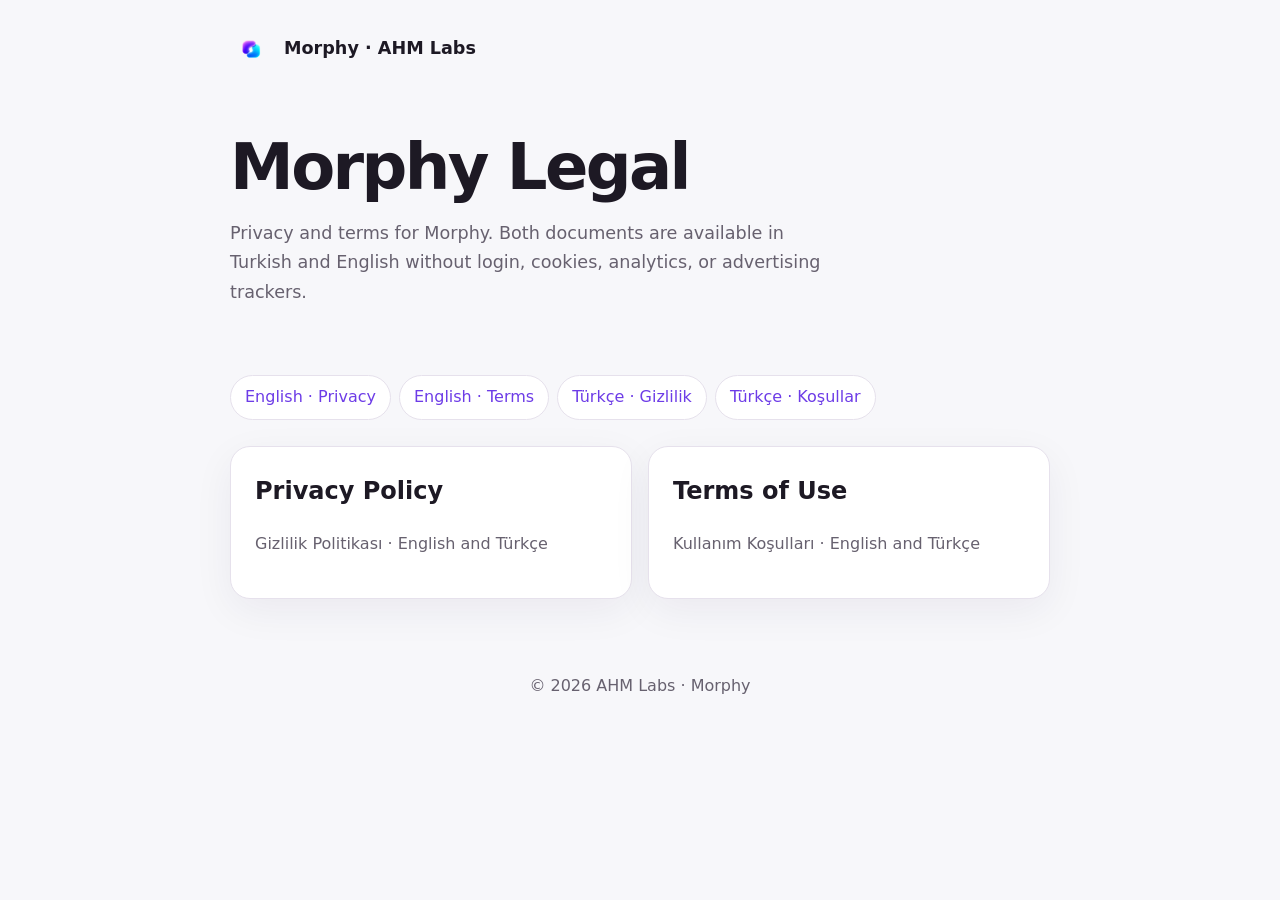
<file: index.html>
<!doctype html>
<html lang="en">
<head>
  <meta charset="utf-8">
  <meta name="viewport" content="width=device-width, initial-scale=1">
  <meta name="description" content="Privacy Policy and Terms of Use for Morphy by AHM Labs.">
  <title>Morphy Legal · AHM Labs</title>
  <link rel="stylesheet" href="assets/styles.css">
</head>
<body>
  <header class="shell"><a class="brand" href="./"><img src="assets/morphy-logo.png" alt="Morphy logo">Morphy · AHM Labs</a></header>
  <main class="shell">
    <section class="hero"><h1>Morphy Legal</h1><p class="lead">Privacy and terms for Morphy. Both documents are available in Turkish and English without login, cookies, analytics, or advertising trackers.</p></section>
    <nav class="language-nav" aria-label="Language and document shortcuts"><a href="privacy.html#english" lang="en">English · Privacy</a><a href="terms.html#english" lang="en">English · Terms</a><a href="privacy.html#turkce" lang="tr">Türkçe · Gizlilik</a><a href="terms.html#turkce" lang="tr">Türkçe · Koşullar</a></nav>
    <section class="cards" aria-label="Legal documents">
      <a class="card" href="privacy.html"><h2>Privacy Policy</h2><p>Gizlilik Politikası · English and Türkçe</p></a>
      <a class="card" href="terms.html"><h2>Terms of Use</h2><p>Kullanım Koşulları · English and Türkçe</p></a>
    </section>
  </main>
  <footer class="shell">© 2026 AHM Labs · Morphy</footer>
</body>
</html>
</file>
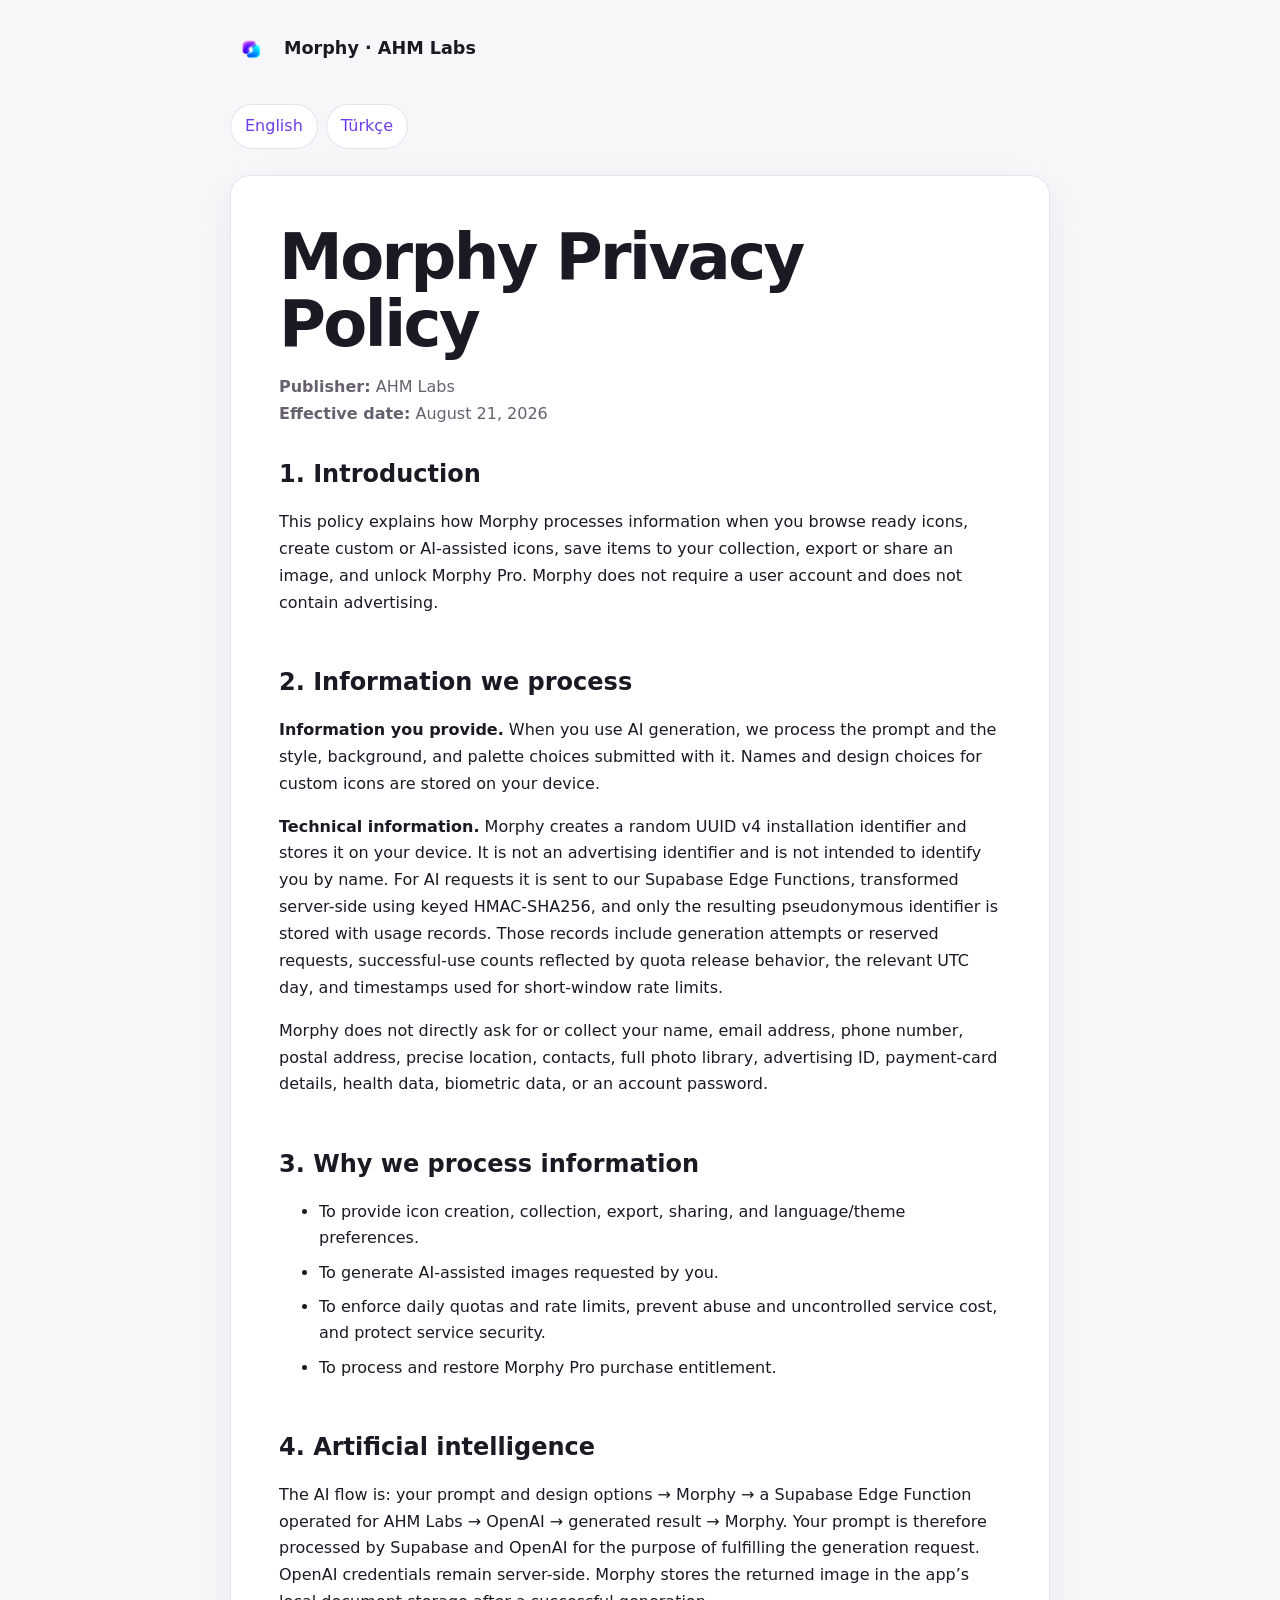
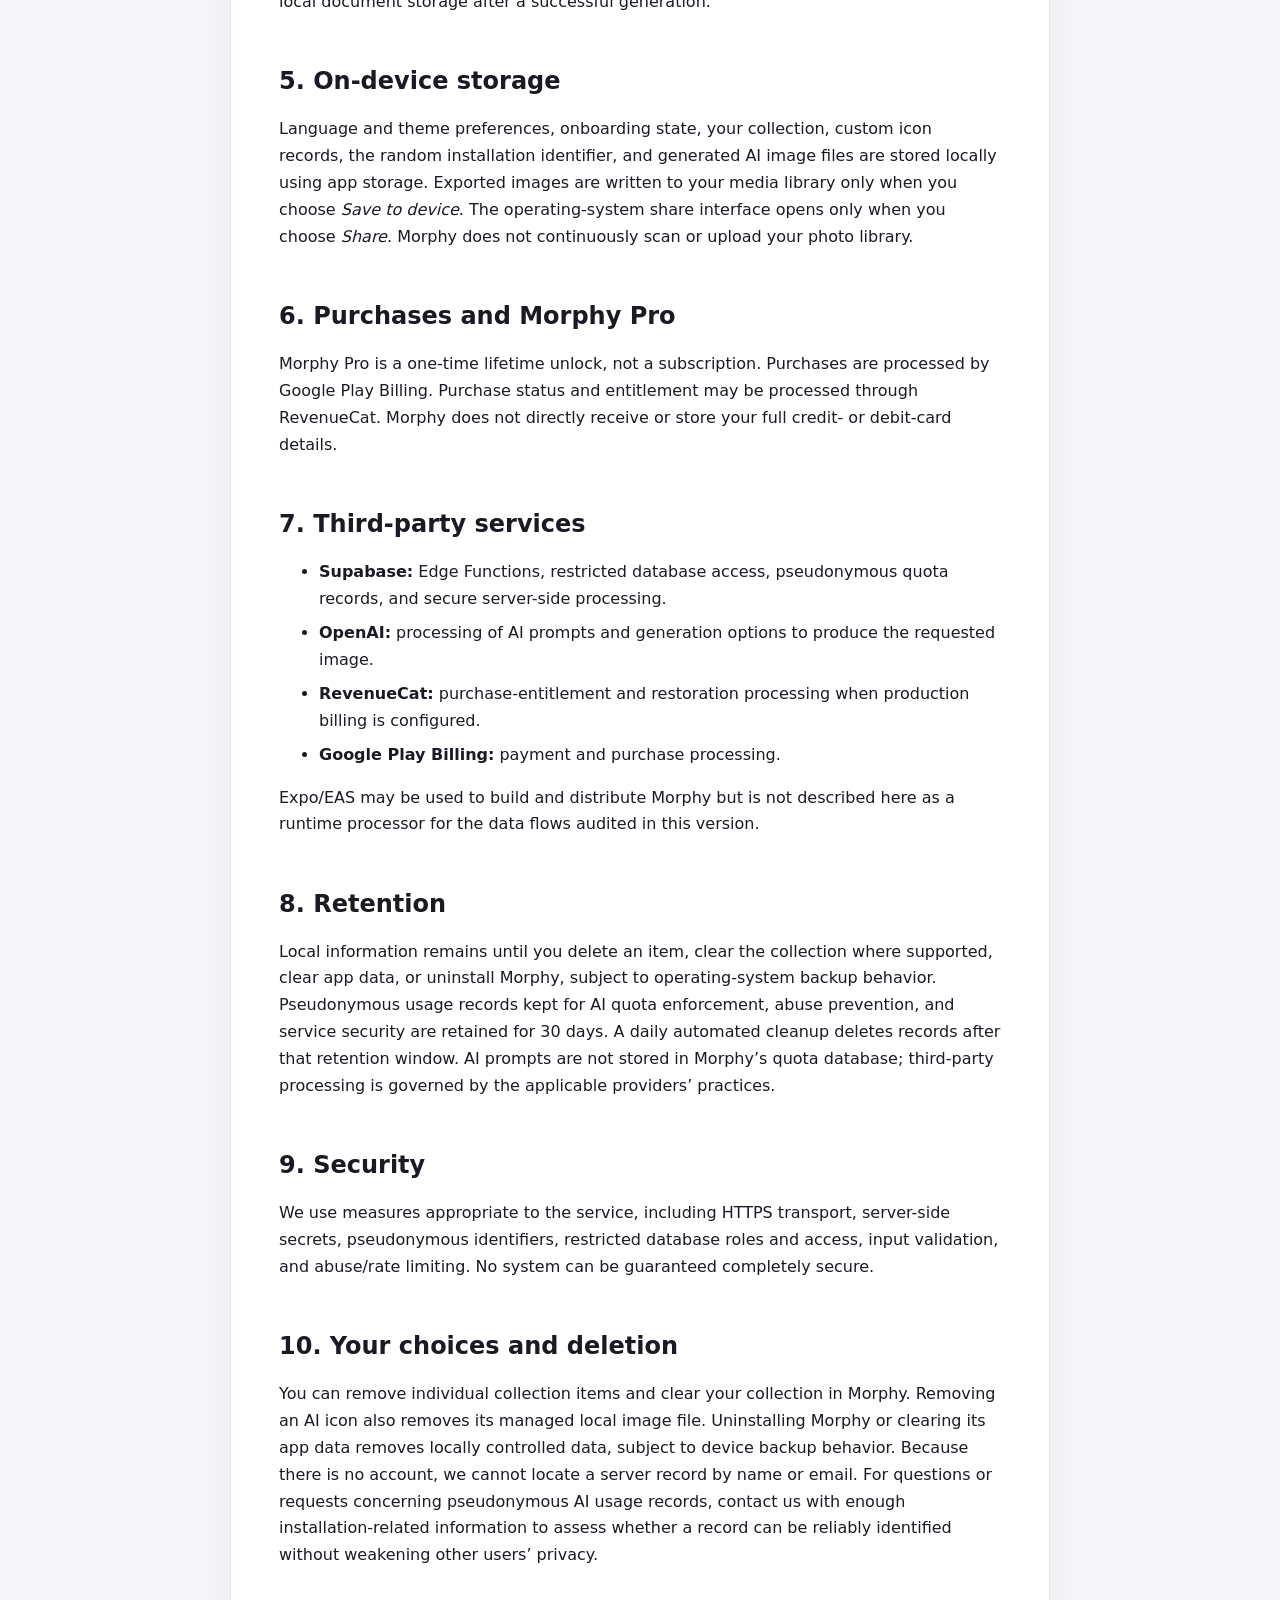
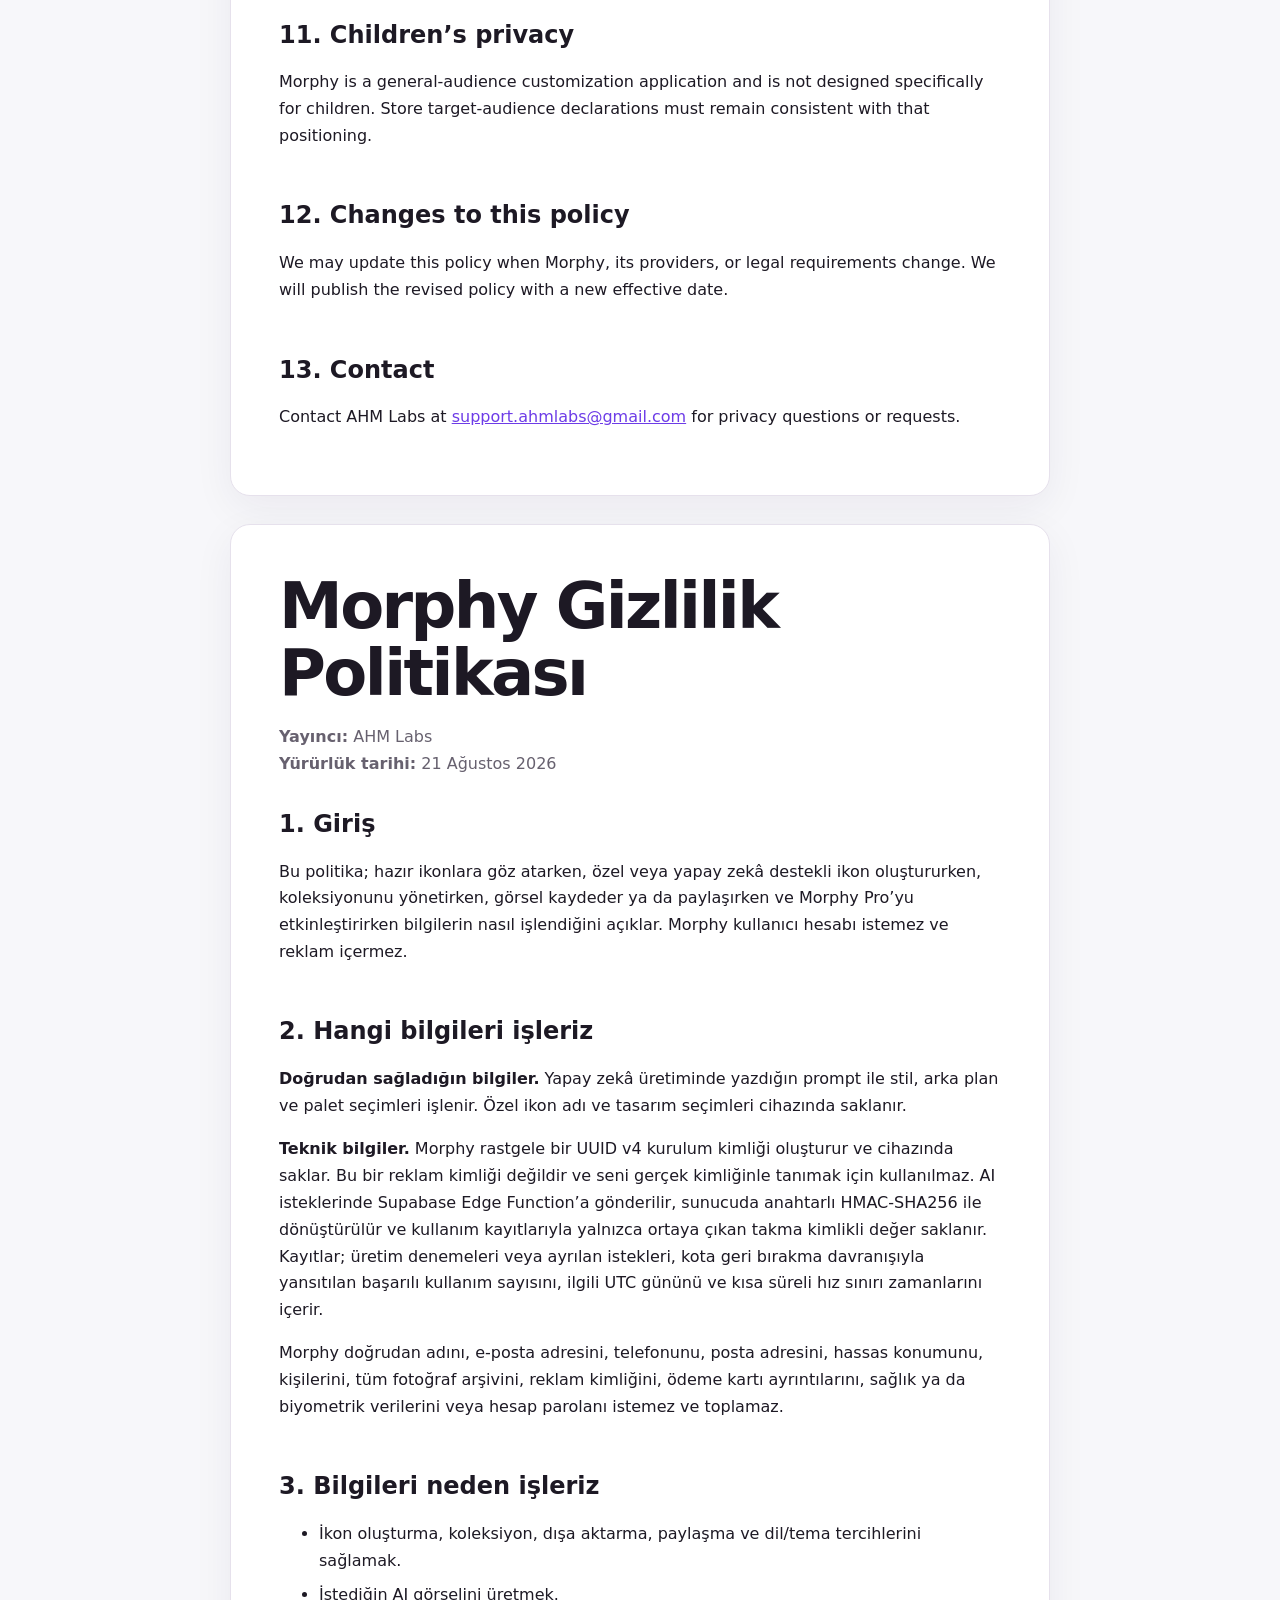
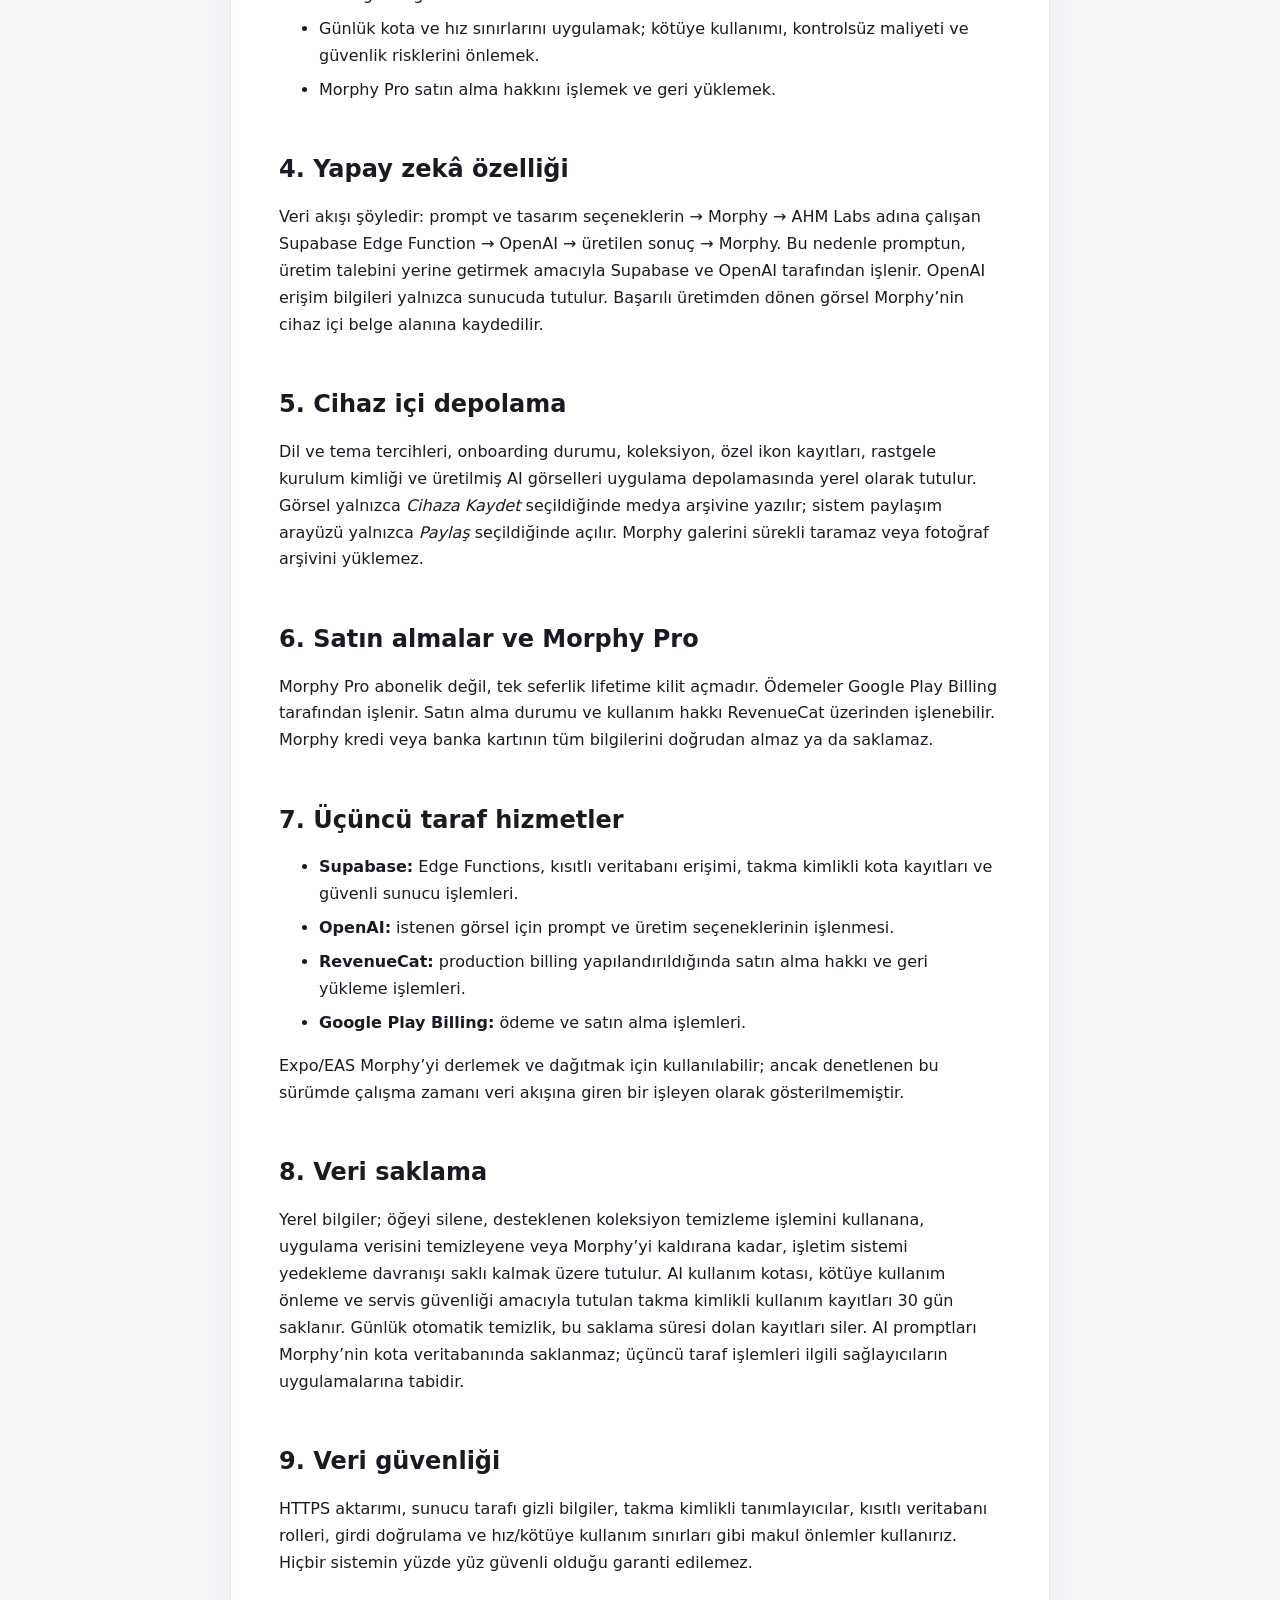
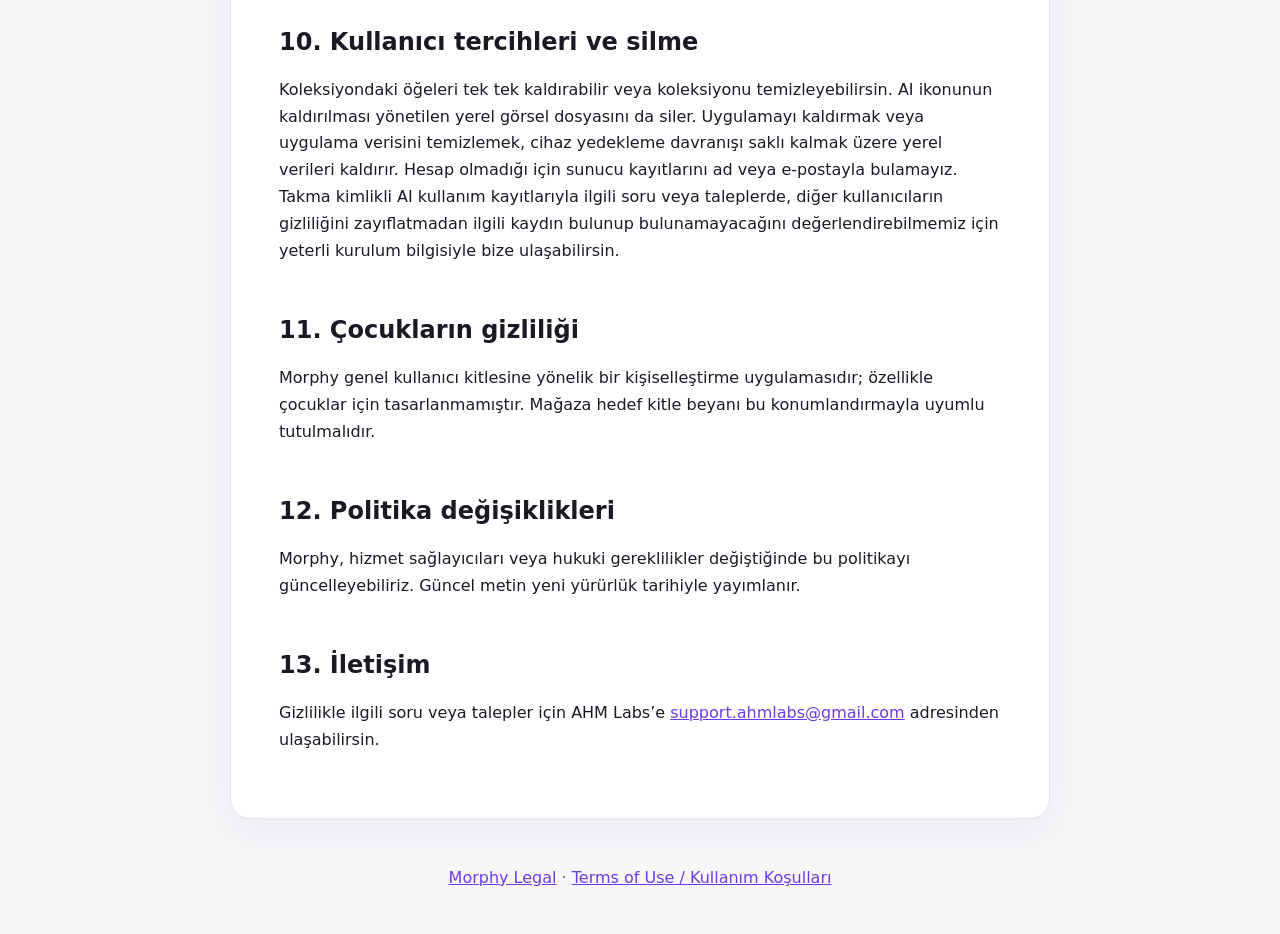
<file: privacy/index.html>
<!doctype html>
<html lang="en">
<head>
  <meta charset="utf-8">
  <meta name="viewport" content="width=device-width, initial-scale=1">
  <meta name="description" content="Morphy Privacy Policy in English and Turkish.">
  <title>Morphy Privacy Policy · AHM Labs</title>
  <link rel="stylesheet" href="../assets/styles.css">
</head>
<body>
  <header class="shell"><a class="brand" href="../"><img src="../assets/morphy-logo.png" alt="Morphy logo">Morphy · AHM Labs</a></header>
  <main class="shell">
    <nav class="language-nav" aria-label="Language"><a href="#english" lang="en">English</a><a href="#turkce" lang="tr">Türkçe</a></nav>
    <article id="english" lang="en">
      <h1>Morphy Privacy Policy</h1>
      <p class="meta"><strong>Publisher:</strong> AHM Labs<br><strong>Effective date:</strong> August 21, 2026</p>
      <h2>1. Introduction</h2>
      <p>This policy explains how Morphy processes information when you browse ready icons, create custom or AI-assisted icons, save items to your collection, export or share an image, and unlock Morphy Pro. Morphy does not require a user account and does not contain advertising.</p>
      <h2>2. Information we process</h2>
      <p><strong>Information you provide.</strong> When you use AI generation, we process the prompt and the style, background, and palette choices submitted with it. Names and design choices for custom icons are stored on your device.</p>
      <p><strong>Technical information.</strong> Morphy creates a random UUID v4 installation identifier and stores it on your device. It is not an advertising identifier and is not intended to identify you by name. For AI requests it is sent to our Supabase Edge Functions, transformed server-side using keyed HMAC-SHA256, and only the resulting pseudonymous identifier is stored with usage records. Those records include generation attempts or reserved requests, successful-use counts reflected by quota release behavior, the relevant UTC day, and timestamps used for short-window rate limits.</p>
      <p>Morphy does not directly ask for or collect your name, email address, phone number, postal address, precise location, contacts, full photo library, advertising ID, payment-card details, health data, biometric data, or an account password.</p>
      <h2>3. Why we process information</h2>
      <ul><li>To provide icon creation, collection, export, sharing, and language/theme preferences.</li><li>To generate AI-assisted images requested by you.</li><li>To enforce daily quotas and rate limits, prevent abuse and uncontrolled service cost, and protect service security.</li><li>To process and restore Morphy Pro purchase entitlement.</li></ul>
      <h2>4. Artificial intelligence</h2>
      <p>The AI flow is: your prompt and design options → Morphy → a Supabase Edge Function operated for AHM Labs → OpenAI → generated result → Morphy. Your prompt is therefore processed by Supabase and OpenAI for the purpose of fulfilling the generation request. OpenAI credentials remain server-side. Morphy stores the returned image in the app’s local document storage after a successful generation.</p>
      <h2>5. On-device storage</h2>
      <p>Language and theme preferences, onboarding state, your collection, custom icon records, the random installation identifier, and generated AI image files are stored locally using app storage. Exported images are written to your media library only when you choose <em>Save to device</em>. The operating-system share interface opens only when you choose <em>Share</em>. Morphy does not continuously scan or upload your photo library.</p>
      <h2>6. Purchases and Morphy Pro</h2>
      <p>Morphy Pro is a one-time lifetime unlock, not a subscription. Purchases are processed by Google Play Billing. Purchase status and entitlement may be processed through RevenueCat. Morphy does not directly receive or store your full credit- or debit-card details.</p>
      <h2>7. Third-party services</h2>
      <ul><li><strong>Supabase:</strong> Edge Functions, restricted database access, pseudonymous quota records, and secure server-side processing.</li><li><strong>OpenAI:</strong> processing of AI prompts and generation options to produce the requested image.</li><li><strong>RevenueCat:</strong> purchase-entitlement and restoration processing when production billing is configured.</li><li><strong>Google Play Billing:</strong> payment and purchase processing.</li></ul>
      <p>Expo/EAS may be used to build and distribute Morphy but is not described here as a runtime processor for the data flows audited in this version.</p>
      <h2>8. Retention</h2>
      <p>Local information remains until you delete an item, clear the collection where supported, clear app data, or uninstall Morphy, subject to operating-system backup behavior. Pseudonymous usage records kept for AI quota enforcement, abuse prevention, and service security are retained for 30 days. A daily automated cleanup deletes records after that retention window. AI prompts are not stored in Morphy’s quota database; third-party processing is governed by the applicable providers’ practices.</p>
      <h2>9. Security</h2>
      <p>We use measures appropriate to the service, including HTTPS transport, server-side secrets, pseudonymous identifiers, restricted database roles and access, input validation, and abuse/rate limiting. No system can be guaranteed completely secure.</p>
      <h2>10. Your choices and deletion</h2>
      <p>You can remove individual collection items and clear your collection in Morphy. Removing an AI icon also removes its managed local image file. Uninstalling Morphy or clearing its app data removes locally controlled data, subject to device backup behavior. Because there is no account, we cannot locate a server record by name or email. For questions or requests concerning pseudonymous AI usage records, contact us with enough installation-related information to assess whether a record can be reliably identified without weakening other users’ privacy.</p>
      <h2>11. Children’s privacy</h2>
      <p>Morphy is a general-audience customization application and is not designed specifically for children. Store target-audience declarations must remain consistent with that positioning.</p>
      <h2>12. Changes to this policy</h2>
      <p>We may update this policy when Morphy, its providers, or legal requirements change. We will publish the revised policy with a new effective date.</p>
      <h2>13. Contact</h2>
      <p>Contact AHM Labs at <a href="mailto:support.ahmlabs@gmail.com">support.ahmlabs@gmail.com</a> for privacy questions or requests.</p>
    </article>
    <article id="turkce" lang="tr">
      <h1>Morphy Gizlilik Politikası</h1>
      <p class="meta"><strong>Yayıncı:</strong> AHM Labs<br><strong>Yürürlük tarihi:</strong> 21 Ağustos 2026</p>
      <h2>1. Giriş</h2>
      <p>Bu politika; hazır ikonlara göz atarken, özel veya yapay zekâ destekli ikon oluştururken, koleksiyonunu yönetirken, görsel kaydeder ya da paylaşırken ve Morphy Pro’yu etkinleştirirken bilgilerin nasıl işlendiğini açıklar. Morphy kullanıcı hesabı istemez ve reklam içermez.</p>
      <h2>2. Hangi bilgileri işleriz</h2>
      <p><strong>Doğrudan sağladığın bilgiler.</strong> Yapay zekâ üretiminde yazdığın prompt ile stil, arka plan ve palet seçimleri işlenir. Özel ikon adı ve tasarım seçimleri cihazında saklanır.</p>
      <p><strong>Teknik bilgiler.</strong> Morphy rastgele bir UUID v4 kurulum kimliği oluşturur ve cihazında saklar. Bu bir reklam kimliği değildir ve seni gerçek kimliğinle tanımak için kullanılmaz. AI isteklerinde Supabase Edge Function’a gönderilir, sunucuda anahtarlı HMAC-SHA256 ile dönüştürülür ve kullanım kayıtlarıyla yalnızca ortaya çıkan takma kimlikli değer saklanır. Kayıtlar; üretim denemeleri veya ayrılan istekleri, kota geri bırakma davranışıyla yansıtılan başarılı kullanım sayısını, ilgili UTC gününü ve kısa süreli hız sınırı zamanlarını içerir.</p>
      <p>Morphy doğrudan adını, e-posta adresini, telefonunu, posta adresini, hassas konumunu, kişilerini, tüm fotoğraf arşivini, reklam kimliğini, ödeme kartı ayrıntılarını, sağlık ya da biyometrik verilerini veya hesap parolanı istemez ve toplamaz.</p>
      <h2>3. Bilgileri neden işleriz</h2>
      <ul><li>İkon oluşturma, koleksiyon, dışa aktarma, paylaşma ve dil/tema tercihlerini sağlamak.</li><li>İstediğin AI görselini üretmek.</li><li>Günlük kota ve hız sınırlarını uygulamak; kötüye kullanımı, kontrolsüz maliyeti ve güvenlik risklerini önlemek.</li><li>Morphy Pro satın alma hakkını işlemek ve geri yüklemek.</li></ul>
      <h2>4. Yapay zekâ özelliği</h2>
      <p>Veri akışı şöyledir: prompt ve tasarım seçeneklerin → Morphy → AHM Labs adına çalışan Supabase Edge Function → OpenAI → üretilen sonuç → Morphy. Bu nedenle promptun, üretim talebini yerine getirmek amacıyla Supabase ve OpenAI tarafından işlenir. OpenAI erişim bilgileri yalnızca sunucuda tutulur. Başarılı üretimden dönen görsel Morphy’nin cihaz içi belge alanına kaydedilir.</p>
      <h2>5. Cihaz içi depolama</h2>
      <p>Dil ve tema tercihleri, onboarding durumu, koleksiyon, özel ikon kayıtları, rastgele kurulum kimliği ve üretilmiş AI görselleri uygulama depolamasında yerel olarak tutulur. Görsel yalnızca <em>Cihaza Kaydet</em> seçildiğinde medya arşivine yazılır; sistem paylaşım arayüzü yalnızca <em>Paylaş</em> seçildiğinde açılır. Morphy galerini sürekli taramaz veya fotoğraf arşivini yüklemez.</p>
      <h2>6. Satın almalar ve Morphy Pro</h2>
      <p>Morphy Pro abonelik değil, tek seferlik lifetime kilit açmadır. Ödemeler Google Play Billing tarafından işlenir. Satın alma durumu ve kullanım hakkı RevenueCat üzerinden işlenebilir. Morphy kredi veya banka kartının tüm bilgilerini doğrudan almaz ya da saklamaz.</p>
      <h2>7. Üçüncü taraf hizmetler</h2>
      <ul><li><strong>Supabase:</strong> Edge Functions, kısıtlı veritabanı erişimi, takma kimlikli kota kayıtları ve güvenli sunucu işlemleri.</li><li><strong>OpenAI:</strong> istenen görsel için prompt ve üretim seçeneklerinin işlenmesi.</li><li><strong>RevenueCat:</strong> production billing yapılandırıldığında satın alma hakkı ve geri yükleme işlemleri.</li><li><strong>Google Play Billing:</strong> ödeme ve satın alma işlemleri.</li></ul>
      <p>Expo/EAS Morphy’yi derlemek ve dağıtmak için kullanılabilir; ancak denetlenen bu sürümde çalışma zamanı veri akışına giren bir işleyen olarak gösterilmemiştir.</p>
      <h2>8. Veri saklama</h2>
      <p>Yerel bilgiler; öğeyi silene, desteklenen koleksiyon temizleme işlemini kullanana, uygulama verisini temizleyene veya Morphy’yi kaldırana kadar, işletim sistemi yedekleme davranışı saklı kalmak üzere tutulur. AI kullanım kotası, kötüye kullanım önleme ve servis güvenliği amacıyla tutulan takma kimlikli kullanım kayıtları 30 gün saklanır. Günlük otomatik temizlik, bu saklama süresi dolan kayıtları siler. AI promptları Morphy’nin kota veritabanında saklanmaz; üçüncü taraf işlemleri ilgili sağlayıcıların uygulamalarına tabidir.</p>
      <h2>9. Veri güvenliği</h2>
      <p>HTTPS aktarımı, sunucu tarafı gizli bilgiler, takma kimlikli tanımlayıcılar, kısıtlı veritabanı rolleri, girdi doğrulama ve hız/kötüye kullanım sınırları gibi makul önlemler kullanırız. Hiçbir sistemin yüzde yüz güvenli olduğu garanti edilemez.</p>
      <h2>10. Kullanıcı tercihleri ve silme</h2>
      <p>Koleksiyondaki öğeleri tek tek kaldırabilir veya koleksiyonu temizleyebilirsin. AI ikonunun kaldırılması yönetilen yerel görsel dosyasını da siler. Uygulamayı kaldırmak veya uygulama verisini temizlemek, cihaz yedekleme davranışı saklı kalmak üzere yerel verileri kaldırır. Hesap olmadığı için sunucu kayıtlarını ad veya e-postayla bulamayız. Takma kimlikli AI kullanım kayıtlarıyla ilgili soru veya taleplerde, diğer kullanıcıların gizliliğini zayıflatmadan ilgili kaydın bulunup bulunamayacağını değerlendirebilmemiz için yeterli kurulum bilgisiyle bize ulaşabilirsin.</p>
      <h2>11. Çocukların gizliliği</h2>
      <p>Morphy genel kullanıcı kitlesine yönelik bir kişiselleştirme uygulamasıdır; özellikle çocuklar için tasarlanmamıştır. Mağaza hedef kitle beyanı bu konumlandırmayla uyumlu tutulmalıdır.</p>
      <h2>12. Politika değişiklikleri</h2>
      <p>Morphy, hizmet sağlayıcıları veya hukuki gereklilikler değiştiğinde bu politikayı güncelleyebiliriz. Güncel metin yeni yürürlük tarihiyle yayımlanır.</p>
      <h2>13. İletişim</h2>
      <p>Gizlilikle ilgili soru veya talepler için AHM Labs’e <a href="mailto:support.ahmlabs@gmail.com">support.ahmlabs@gmail.com</a> adresinden ulaşabilirsin.</p>
    </article>
  </main>
  <footer class="shell"><a href="../">Morphy Legal</a> · <a href="../terms/">Terms of Use / Kullanım Koşulları</a></footer>
</body>
</html>
</file>
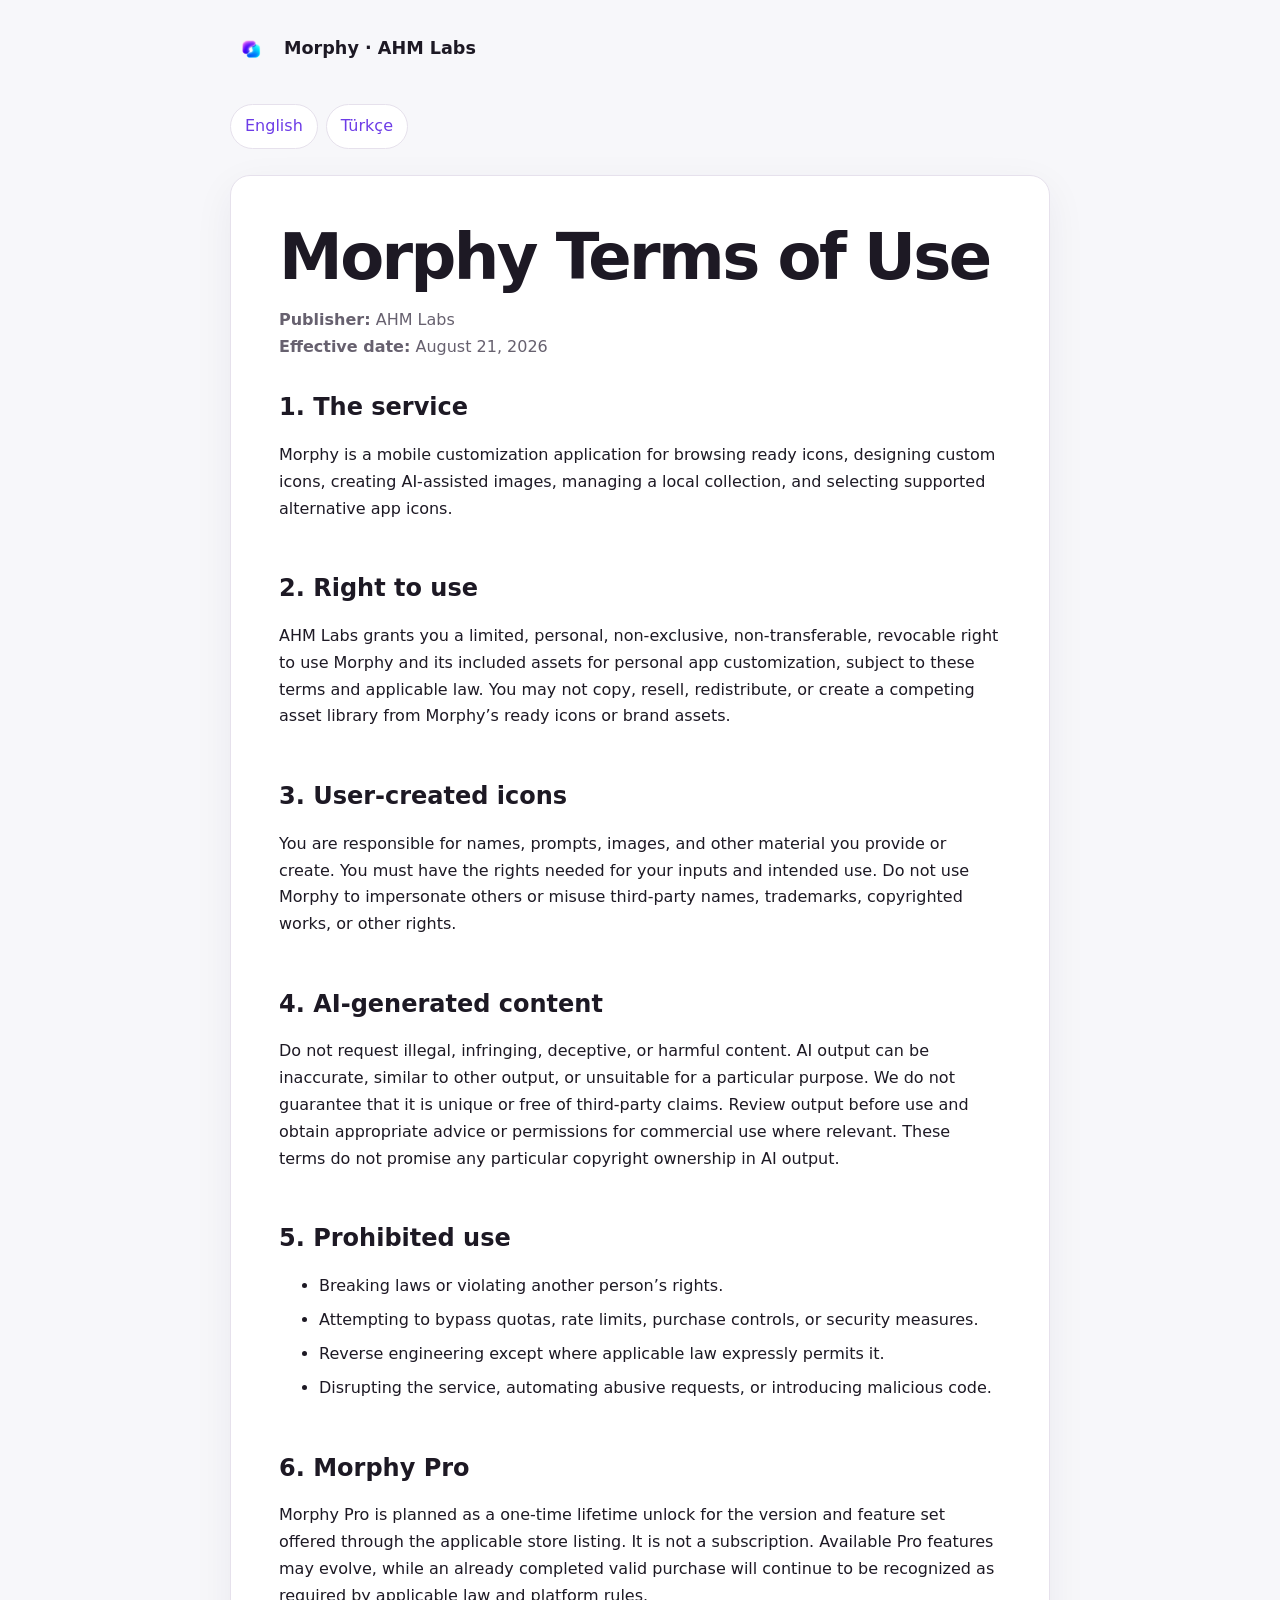
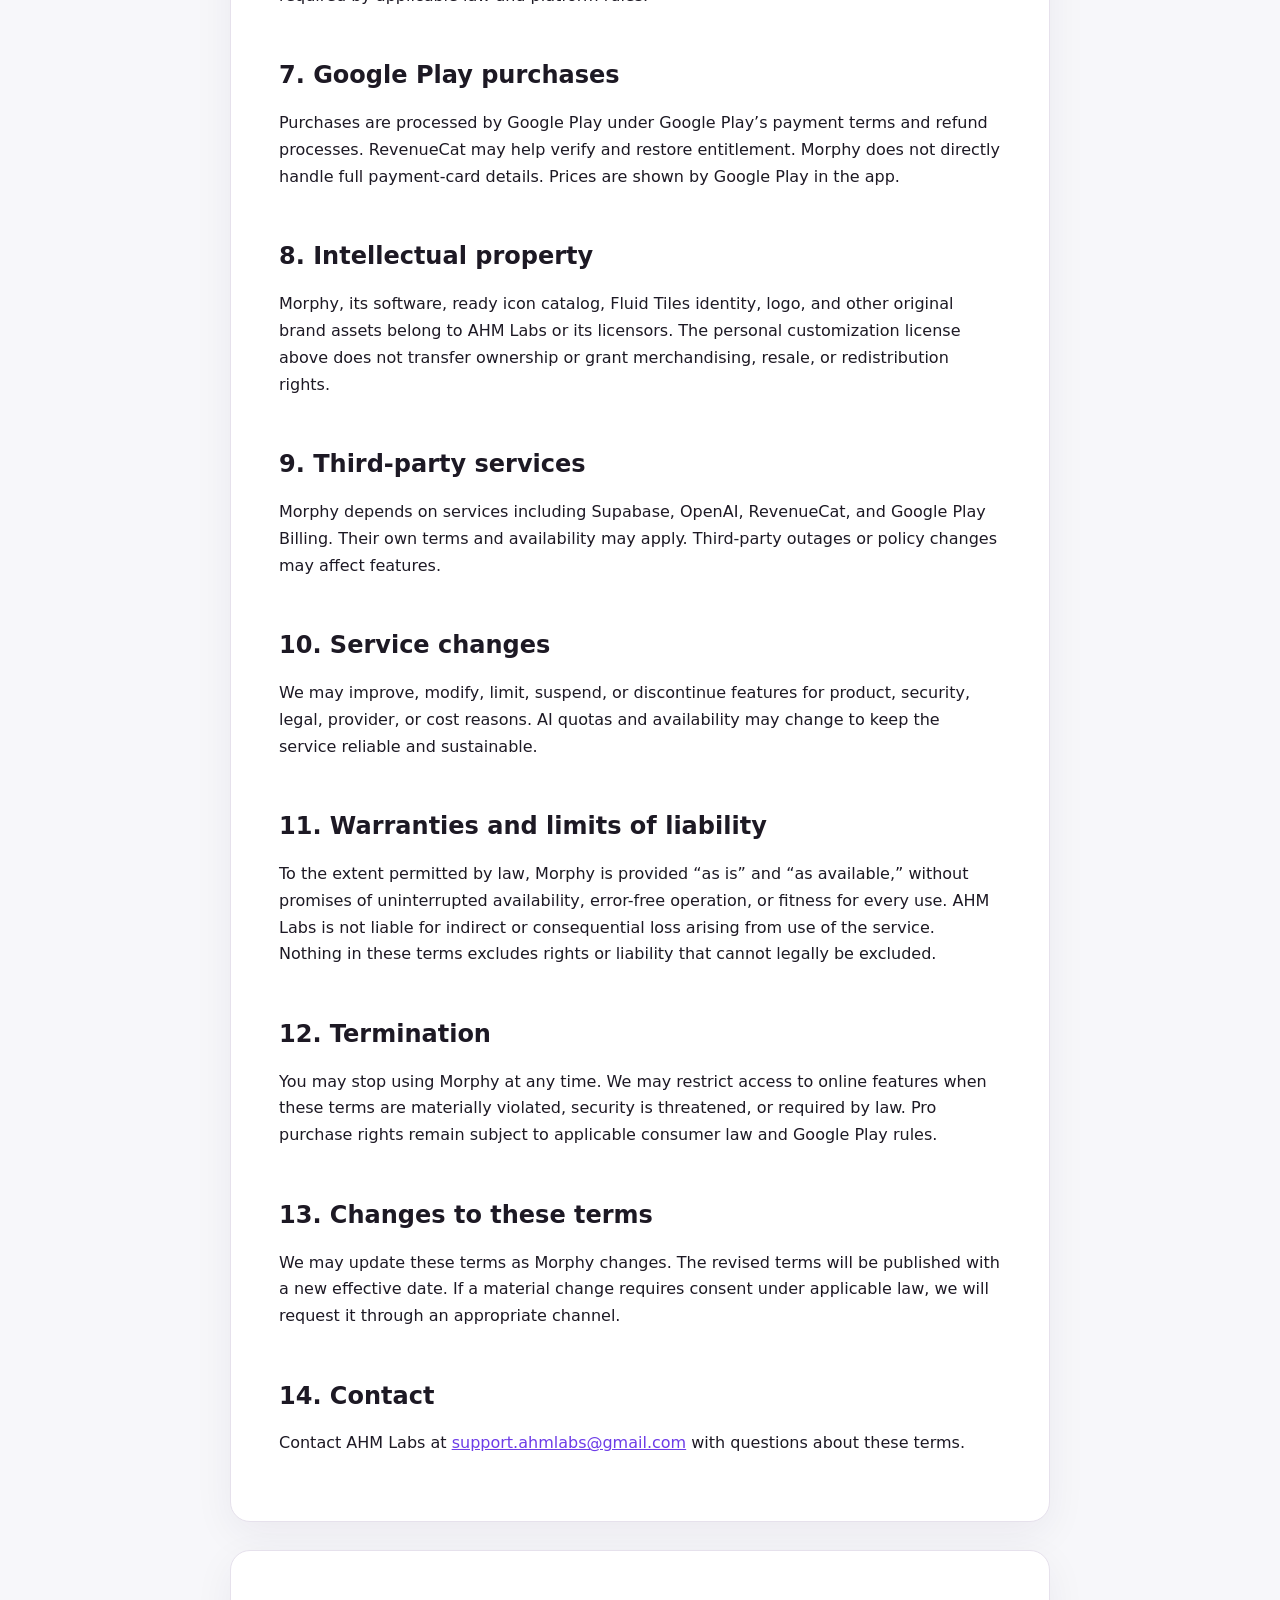
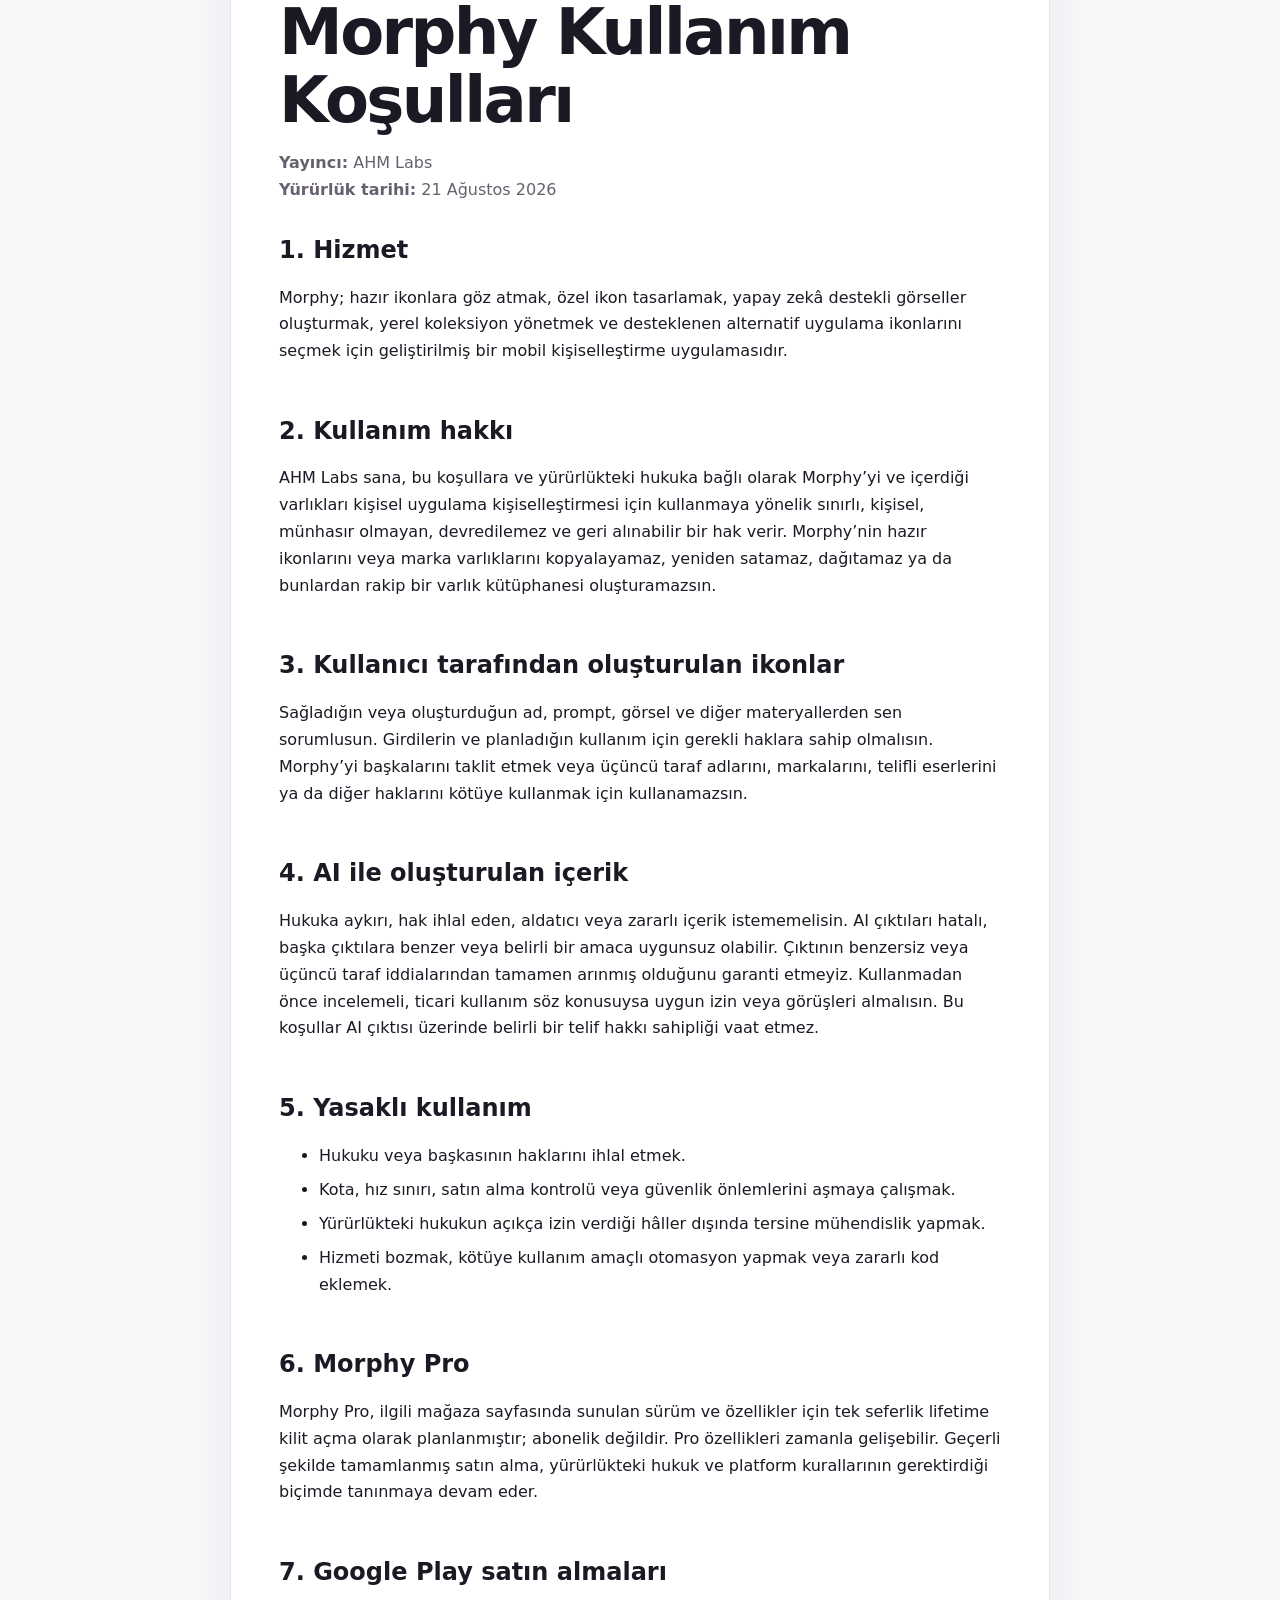
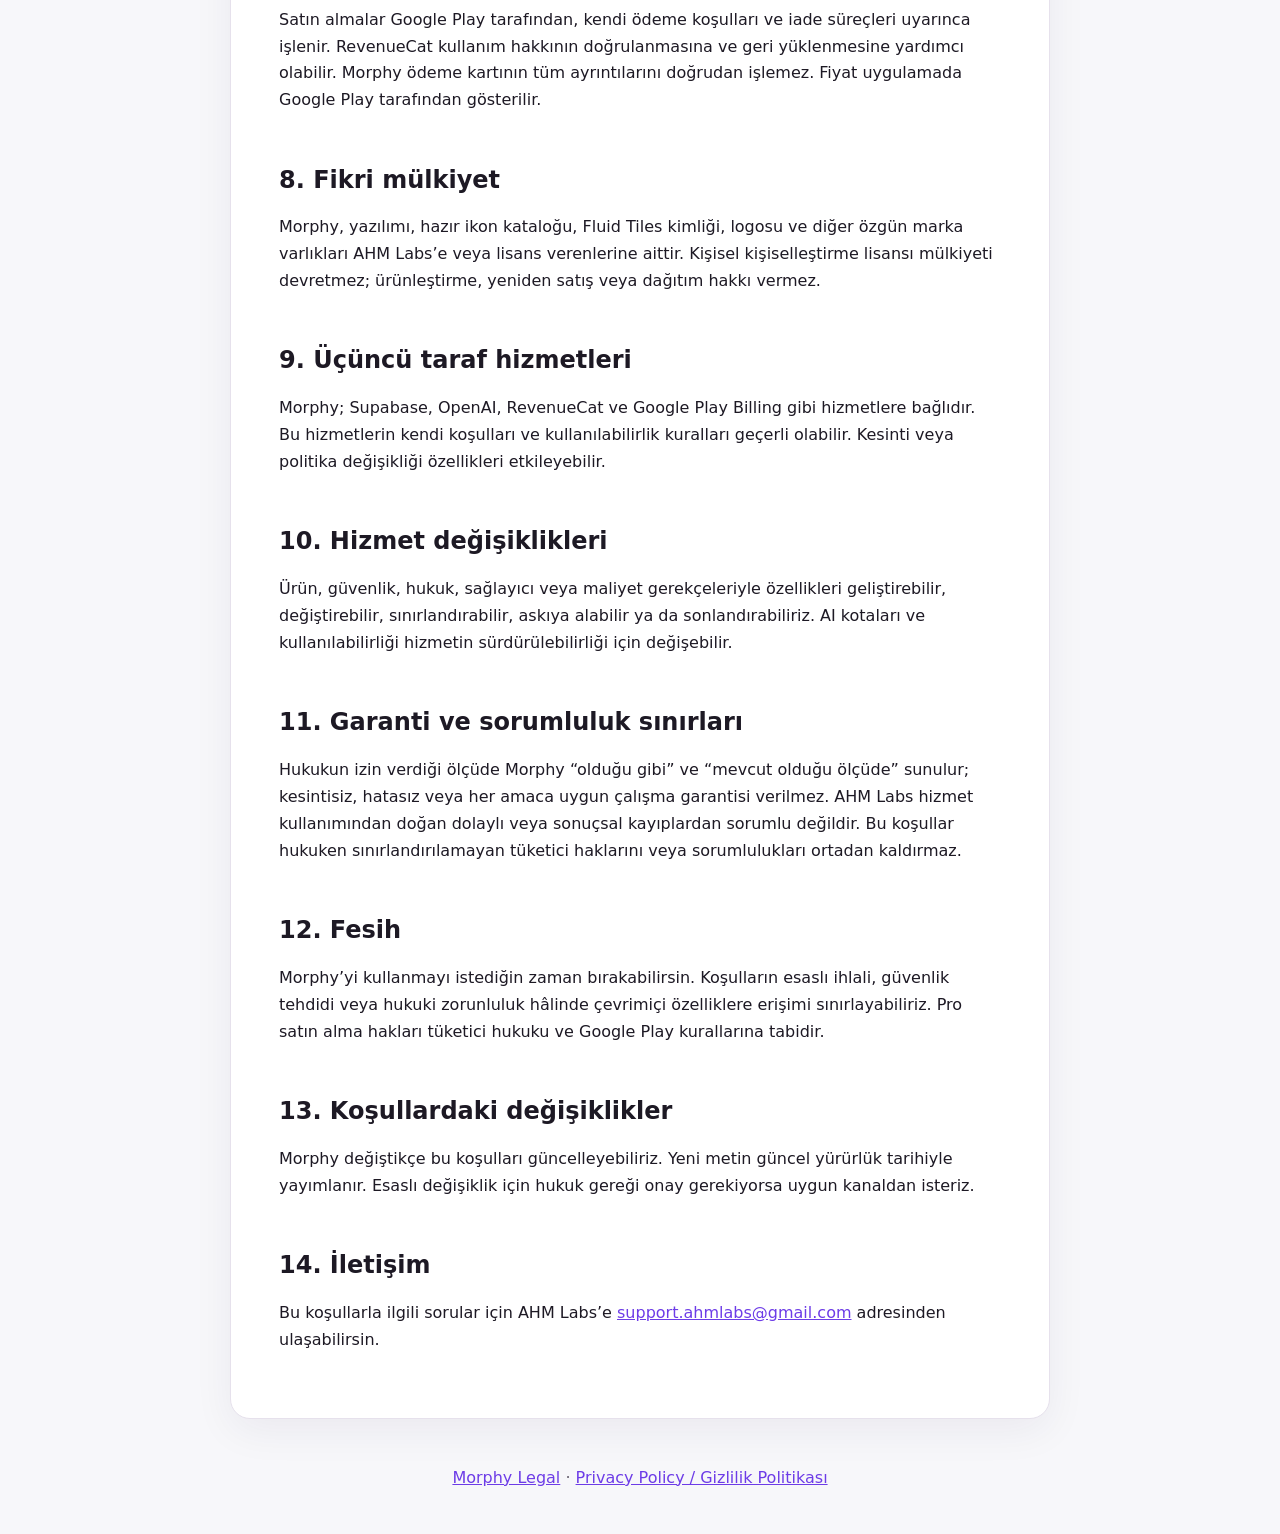
<file: terms/index.html>
<!doctype html>
<html lang="en">
<head>
  <meta charset="utf-8">
  <meta name="viewport" content="width=device-width, initial-scale=1">
  <meta name="description" content="Morphy Terms of Use in English and Turkish.">
  <title>Morphy Terms of Use · AHM Labs</title>
  <link rel="stylesheet" href="../assets/styles.css">
</head>
<body>
  <header class="shell"><a class="brand" href="../"><img src="../assets/morphy-logo.png" alt="Morphy logo">Morphy · AHM Labs</a></header>
  <main class="shell">
    <nav class="language-nav" aria-label="Language"><a href="#english" lang="en">English</a><a href="#turkce" lang="tr">Türkçe</a></nav>
    <article id="english" lang="en">
      <h1>Morphy Terms of Use</h1>
      <p class="meta"><strong>Publisher:</strong> AHM Labs<br><strong>Effective date:</strong> August 21, 2026</p>
      <h2>1. The service</h2><p>Morphy is a mobile customization application for browsing ready icons, designing custom icons, creating AI-assisted images, managing a local collection, and selecting supported alternative app icons.</p>
      <h2>2. Right to use</h2><p>AHM Labs grants you a limited, personal, non-exclusive, non-transferable, revocable right to use Morphy and its included assets for personal app customization, subject to these terms and applicable law. You may not copy, resell, redistribute, or create a competing asset library from Morphy’s ready icons or brand assets.</p>
      <h2>3. User-created icons</h2><p>You are responsible for names, prompts, images, and other material you provide or create. You must have the rights needed for your inputs and intended use. Do not use Morphy to impersonate others or misuse third-party names, trademarks, copyrighted works, or other rights.</p>
      <h2>4. AI-generated content</h2><p>Do not request illegal, infringing, deceptive, or harmful content. AI output can be inaccurate, similar to other output, or unsuitable for a particular purpose. We do not guarantee that it is unique or free of third-party claims. Review output before use and obtain appropriate advice or permissions for commercial use where relevant. These terms do not promise any particular copyright ownership in AI output.</p>
      <h2>5. Prohibited use</h2><ul><li>Breaking laws or violating another person’s rights.</li><li>Attempting to bypass quotas, rate limits, purchase controls, or security measures.</li><li>Reverse engineering except where applicable law expressly permits it.</li><li>Disrupting the service, automating abusive requests, or introducing malicious code.</li></ul>
      <h2>6. Morphy Pro</h2><p>Morphy Pro is planned as a one-time lifetime unlock for the version and feature set offered through the applicable store listing. It is not a subscription. Available Pro features may evolve, while an already completed valid purchase will continue to be recognized as required by applicable law and platform rules.</p>
      <h2>7. Google Play purchases</h2><p>Purchases are processed by Google Play under Google Play’s payment terms and refund processes. RevenueCat may help verify and restore entitlement. Morphy does not directly handle full payment-card details. Prices are shown by Google Play in the app.</p>
      <h2>8. Intellectual property</h2><p>Morphy, its software, ready icon catalog, Fluid Tiles identity, logo, and other original brand assets belong to AHM Labs or its licensors. The personal customization license above does not transfer ownership or grant merchandising, resale, or redistribution rights.</p>
      <h2>9. Third-party services</h2><p>Morphy depends on services including Supabase, OpenAI, RevenueCat, and Google Play Billing. Their own terms and availability may apply. Third-party outages or policy changes may affect features.</p>
      <h2>10. Service changes</h2><p>We may improve, modify, limit, suspend, or discontinue features for product, security, legal, provider, or cost reasons. AI quotas and availability may change to keep the service reliable and sustainable.</p>
      <h2>11. Warranties and limits of liability</h2><p>To the extent permitted by law, Morphy is provided “as is” and “as available,” without promises of uninterrupted availability, error-free operation, or fitness for every use. AHM Labs is not liable for indirect or consequential loss arising from use of the service. Nothing in these terms excludes rights or liability that cannot legally be excluded.</p>
      <h2>12. Termination</h2><p>You may stop using Morphy at any time. We may restrict access to online features when these terms are materially violated, security is threatened, or required by law. Pro purchase rights remain subject to applicable consumer law and Google Play rules.</p>
      <h2>13. Changes to these terms</h2><p>We may update these terms as Morphy changes. The revised terms will be published with a new effective date. If a material change requires consent under applicable law, we will request it through an appropriate channel.</p>
      <h2>14. Contact</h2><p>Contact AHM Labs at <a href="mailto:support.ahmlabs@gmail.com">support.ahmlabs@gmail.com</a> with questions about these terms.</p>
    </article>
    <article id="turkce" lang="tr">
      <h1>Morphy Kullanım Koşulları</h1>
      <p class="meta"><strong>Yayıncı:</strong> AHM Labs<br><strong>Yürürlük tarihi:</strong> 21 Ağustos 2026</p>
      <h2>1. Hizmet</h2><p>Morphy; hazır ikonlara göz atmak, özel ikon tasarlamak, yapay zekâ destekli görseller oluşturmak, yerel koleksiyon yönetmek ve desteklenen alternatif uygulama ikonlarını seçmek için geliştirilmiş bir mobil kişiselleştirme uygulamasıdır.</p>
      <h2>2. Kullanım hakkı</h2><p>AHM Labs sana, bu koşullara ve yürürlükteki hukuka bağlı olarak Morphy’yi ve içerdiği varlıkları kişisel uygulama kişiselleştirmesi için kullanmaya yönelik sınırlı, kişisel, münhasır olmayan, devredilemez ve geri alınabilir bir hak verir. Morphy’nin hazır ikonlarını veya marka varlıklarını kopyalayamaz, yeniden satamaz, dağıtamaz ya da bunlardan rakip bir varlık kütüphanesi oluşturamazsın.</p>
      <h2>3. Kullanıcı tarafından oluşturulan ikonlar</h2><p>Sağladığın veya oluşturduğun ad, prompt, görsel ve diğer materyallerden sen sorumlusun. Girdilerin ve planladığın kullanım için gerekli haklara sahip olmalısın. Morphy’yi başkalarını taklit etmek veya üçüncü taraf adlarını, markalarını, telifli eserlerini ya da diğer haklarını kötüye kullanmak için kullanamazsın.</p>
      <h2>4. AI ile oluşturulan içerik</h2><p>Hukuka aykırı, hak ihlal eden, aldatıcı veya zararlı içerik istememelisin. AI çıktıları hatalı, başka çıktılara benzer veya belirli bir amaca uygunsuz olabilir. Çıktının benzersiz veya üçüncü taraf iddialarından tamamen arınmış olduğunu garanti etmeyiz. Kullanmadan önce incelemeli, ticari kullanım söz konusuysa uygun izin veya görüşleri almalısın. Bu koşullar AI çıktısı üzerinde belirli bir telif hakkı sahipliği vaat etmez.</p>
      <h2>5. Yasaklı kullanım</h2><ul><li>Hukuku veya başkasının haklarını ihlal etmek.</li><li>Kota, hız sınırı, satın alma kontrolü veya güvenlik önlemlerini aşmaya çalışmak.</li><li>Yürürlükteki hukukun açıkça izin verdiği hâller dışında tersine mühendislik yapmak.</li><li>Hizmeti bozmak, kötüye kullanım amaçlı otomasyon yapmak veya zararlı kod eklemek.</li></ul>
      <h2>6. Morphy Pro</h2><p>Morphy Pro, ilgili mağaza sayfasında sunulan sürüm ve özellikler için tek seferlik lifetime kilit açma olarak planlanmıştır; abonelik değildir. Pro özellikleri zamanla gelişebilir. Geçerli şekilde tamamlanmış satın alma, yürürlükteki hukuk ve platform kurallarının gerektirdiği biçimde tanınmaya devam eder.</p>
      <h2>7. Google Play satın almaları</h2><p>Satın almalar Google Play tarafından, kendi ödeme koşulları ve iade süreçleri uyarınca işlenir. RevenueCat kullanım hakkının doğrulanmasına ve geri yüklenmesine yardımcı olabilir. Morphy ödeme kartının tüm ayrıntılarını doğrudan işlemez. Fiyat uygulamada Google Play tarafından gösterilir.</p>
      <h2>8. Fikri mülkiyet</h2><p>Morphy, yazılımı, hazır ikon kataloğu, Fluid Tiles kimliği, logosu ve diğer özgün marka varlıkları AHM Labs’e veya lisans verenlerine aittir. Kişisel kişiselleştirme lisansı mülkiyeti devretmez; ürünleştirme, yeniden satış veya dağıtım hakkı vermez.</p>
      <h2>9. Üçüncü taraf hizmetleri</h2><p>Morphy; Supabase, OpenAI, RevenueCat ve Google Play Billing gibi hizmetlere bağlıdır. Bu hizmetlerin kendi koşulları ve kullanılabilirlik kuralları geçerli olabilir. Kesinti veya politika değişikliği özellikleri etkileyebilir.</p>
      <h2>10. Hizmet değişiklikleri</h2><p>Ürün, güvenlik, hukuk, sağlayıcı veya maliyet gerekçeleriyle özellikleri geliştirebilir, değiştirebilir, sınırlandırabilir, askıya alabilir ya da sonlandırabiliriz. AI kotaları ve kullanılabilirliği hizmetin sürdürülebilirliği için değişebilir.</p>
      <h2>11. Garanti ve sorumluluk sınırları</h2><p>Hukukun izin verdiği ölçüde Morphy “olduğu gibi” ve “mevcut olduğu ölçüde” sunulur; kesintisiz, hatasız veya her amaca uygun çalışma garantisi verilmez. AHM Labs hizmet kullanımından doğan dolaylı veya sonuçsal kayıplardan sorumlu değildir. Bu koşullar hukuken sınırlandırılamayan tüketici haklarını veya sorumlulukları ortadan kaldırmaz.</p>
      <h2>12. Fesih</h2><p>Morphy’yi kullanmayı istediğin zaman bırakabilirsin. Koşulların esaslı ihlali, güvenlik tehdidi veya hukuki zorunluluk hâlinde çevrimiçi özelliklere erişimi sınırlayabiliriz. Pro satın alma hakları tüketici hukuku ve Google Play kurallarına tabidir.</p>
      <h2>13. Koşullardaki değişiklikler</h2><p>Morphy değiştikçe bu koşulları güncelleyebiliriz. Yeni metin güncel yürürlük tarihiyle yayımlanır. Esaslı değişiklik için hukuk gereği onay gerekiyorsa uygun kanaldan isteriz.</p>
      <h2>14. İletişim</h2><p>Bu koşullarla ilgili sorular için AHM Labs’e <a href="mailto:support.ahmlabs@gmail.com">support.ahmlabs@gmail.com</a> adresinden ulaşabilirsin.</p>
    </article>
  </main>
  <footer class="shell"><a href="../">Morphy Legal</a> · <a href="../privacy/">Privacy Policy / Gizlilik Politikası</a></footer>
</body>
</html>
</file>
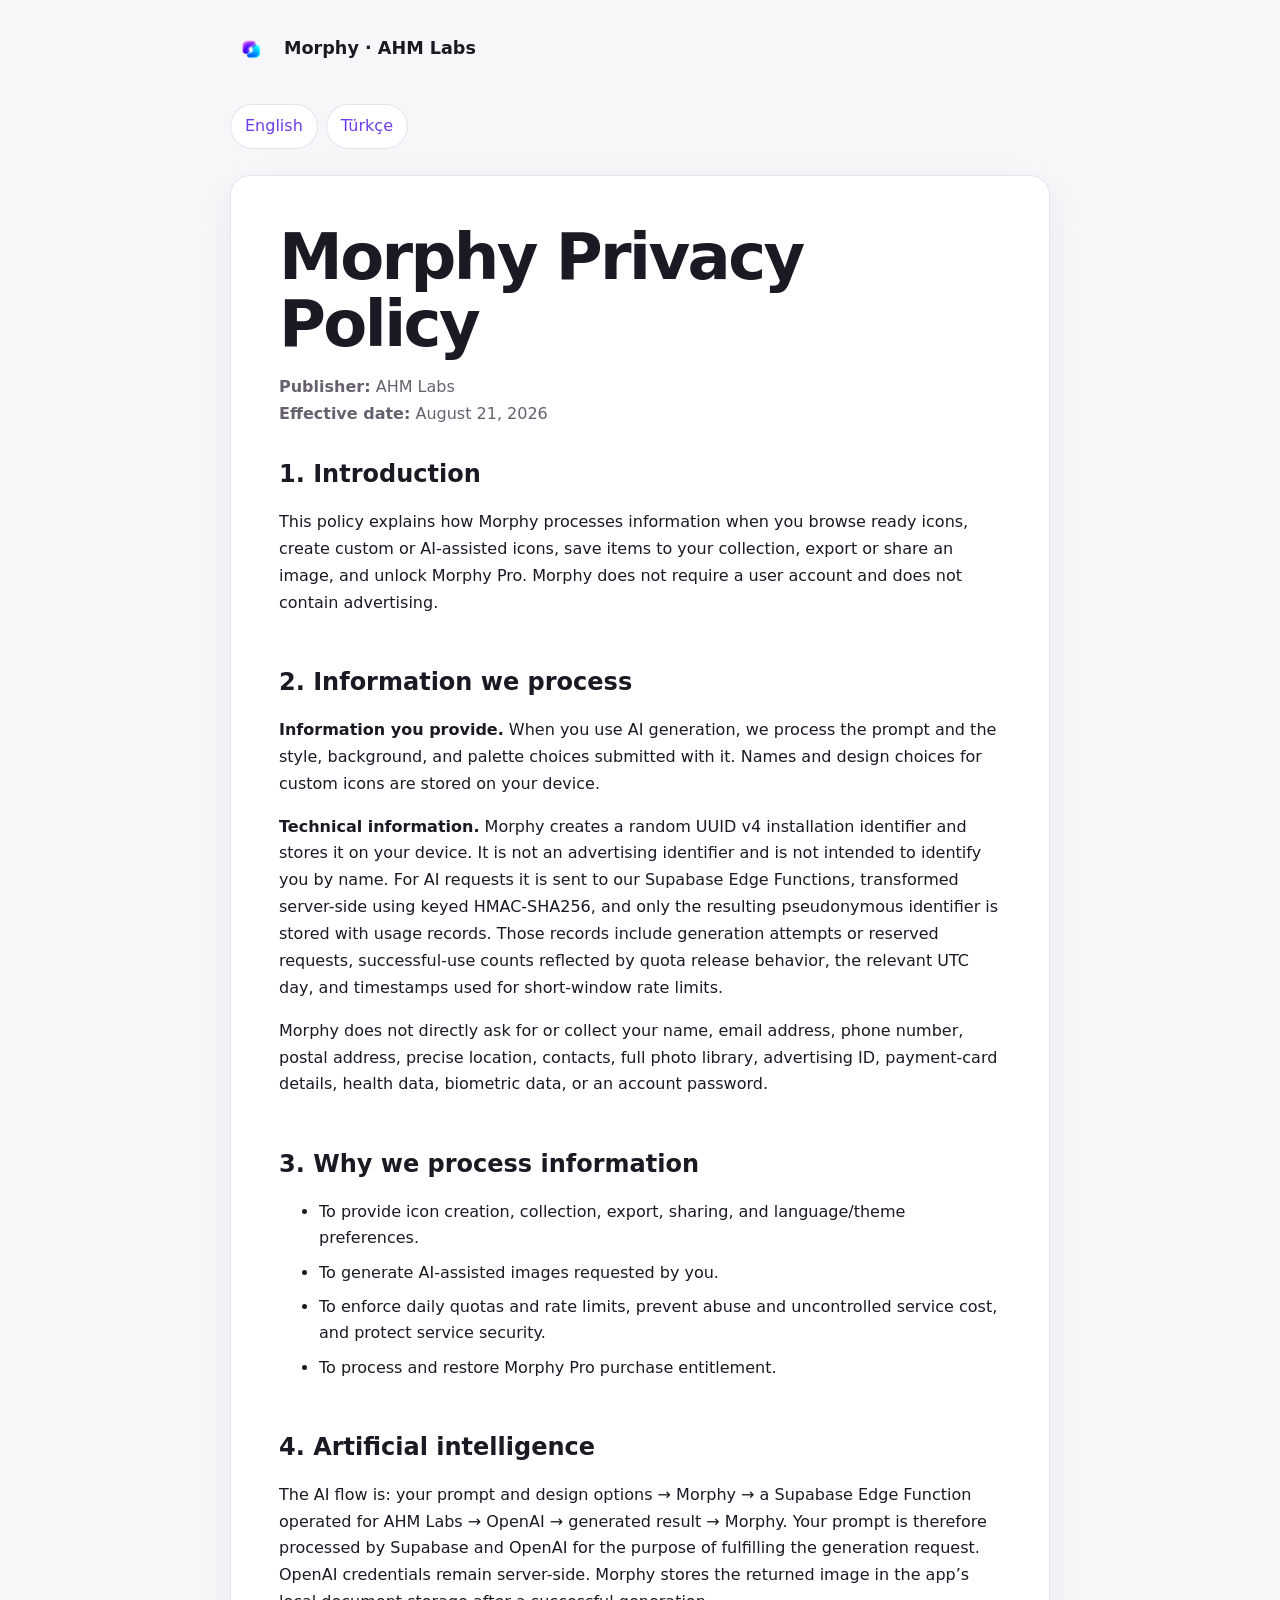
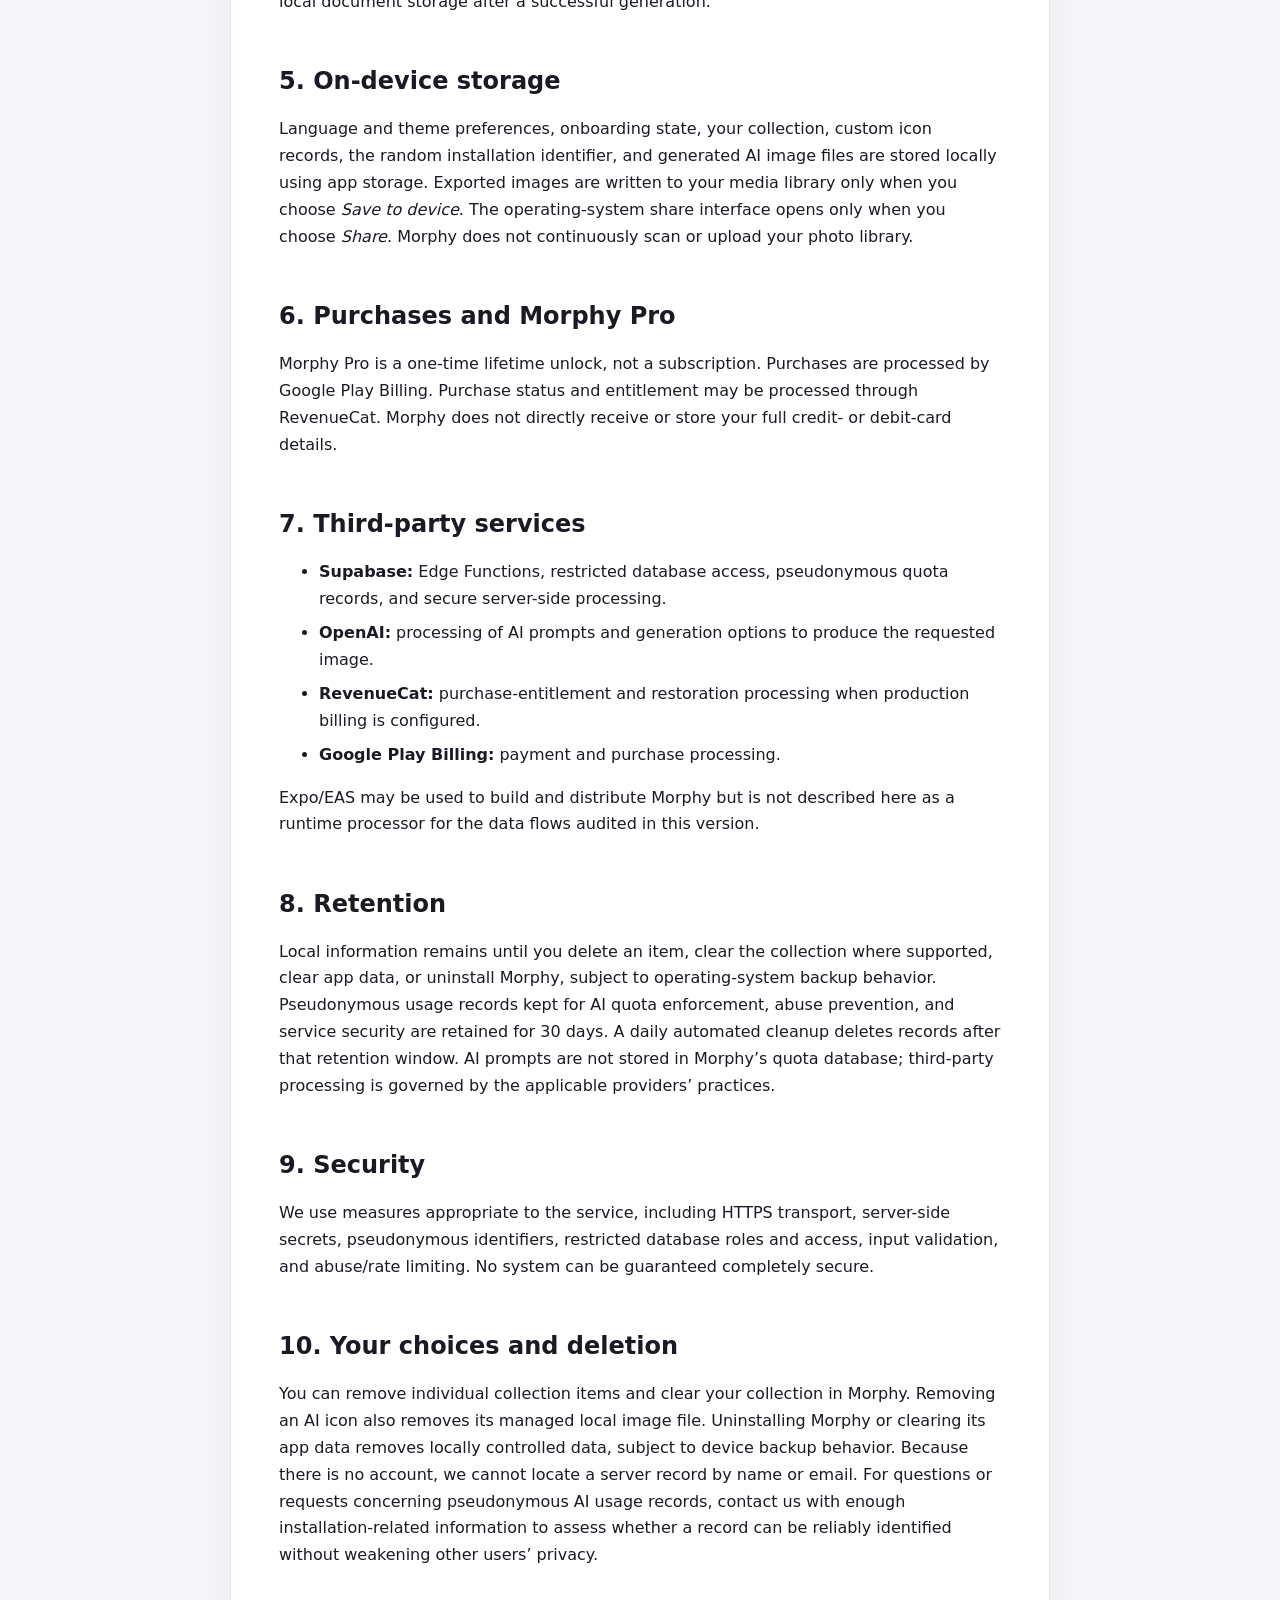
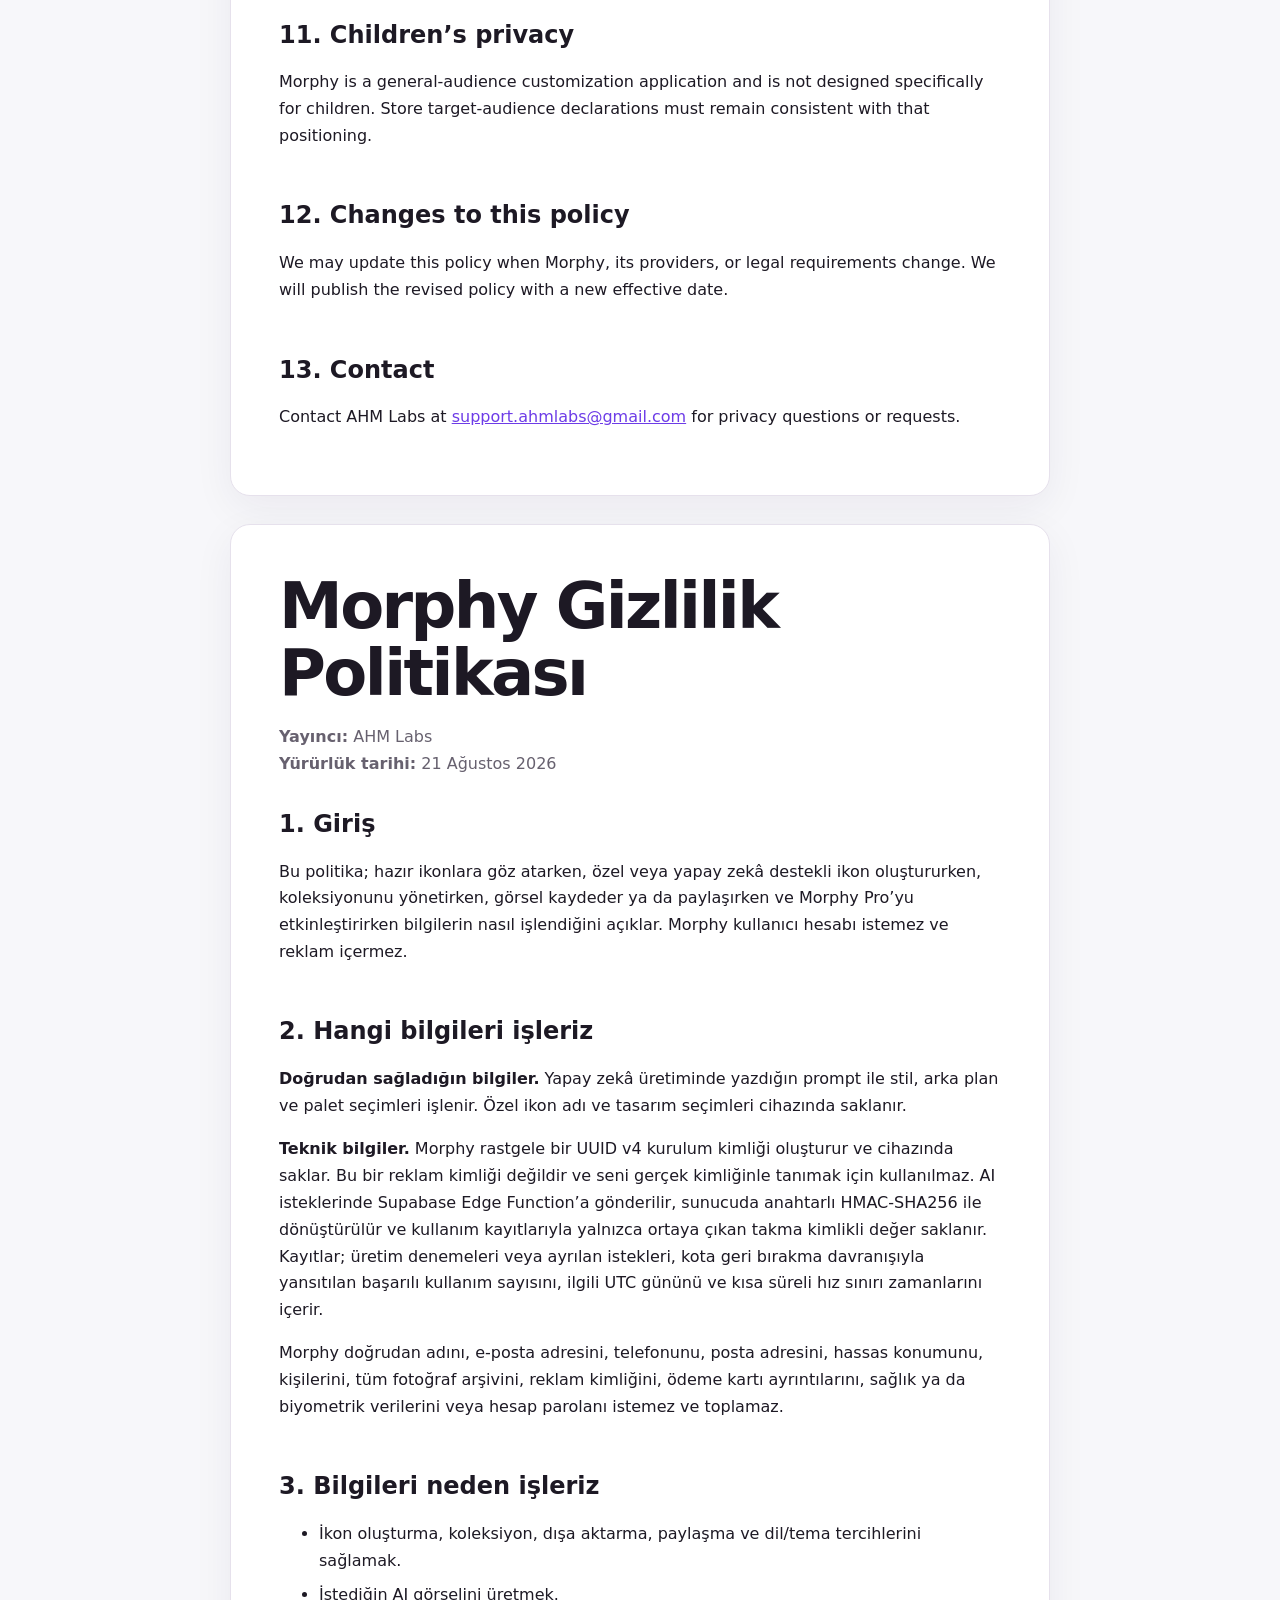
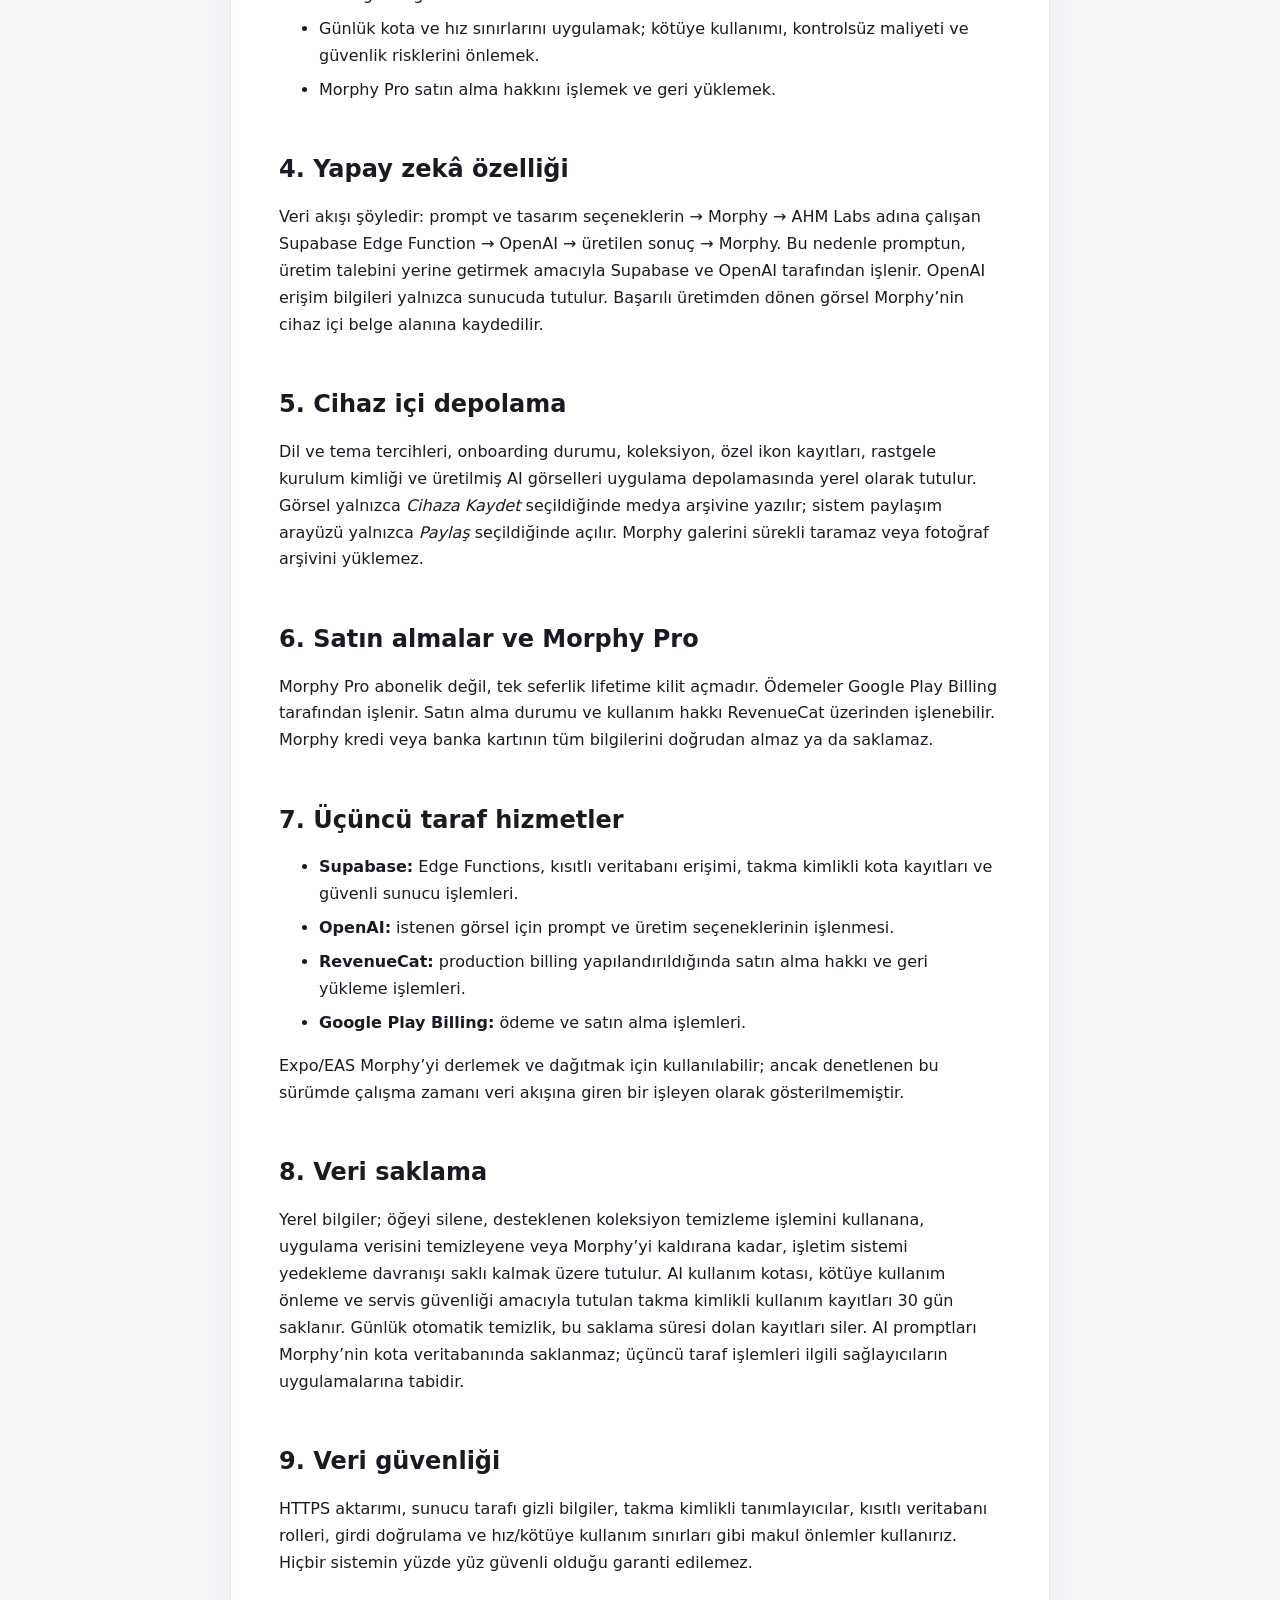
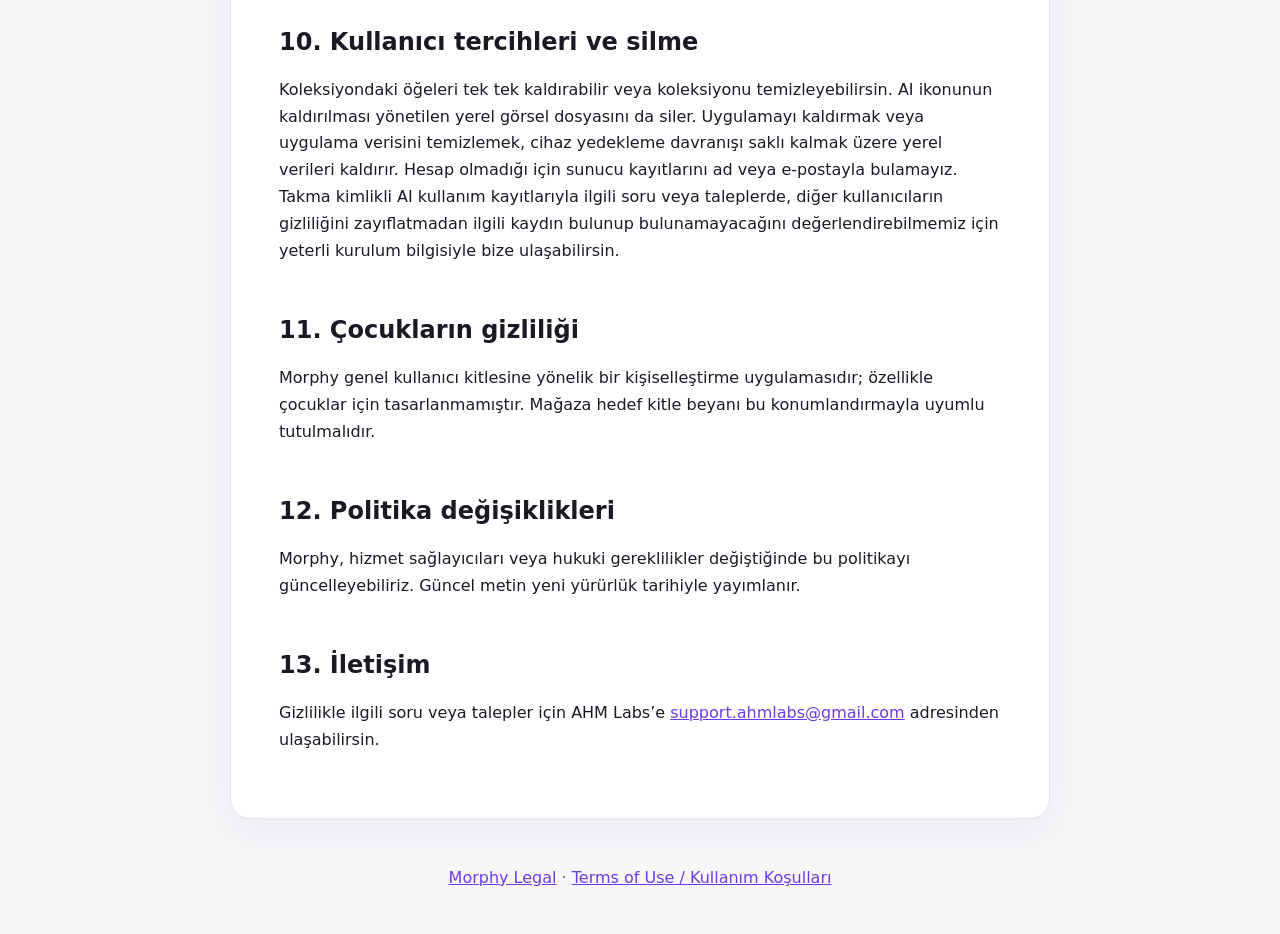
<file: privacy.html>
<!doctype html>
<html lang="en">
<head>
  <meta charset="utf-8">
  <meta name="viewport" content="width=device-width, initial-scale=1">
  <meta name="description" content="Morphy Privacy Policy in English and Turkish.">
  <title>Morphy Privacy Policy · AHM Labs</title>
  <link rel="stylesheet" href="assets/styles.css">
</head>
<body>
  <header class="shell"><a class="brand" href="./"><img src="assets/morphy-logo.png" alt="Morphy logo">Morphy · AHM Labs</a></header>
  <main class="shell">
    <nav class="language-nav" aria-label="Language"><a href="#english" lang="en">English</a><a href="#turkce" lang="tr">Türkçe</a></nav>
    <article id="english" lang="en">
      <h1>Morphy Privacy Policy</h1>
      <p class="meta"><strong>Publisher:</strong> AHM Labs<br><strong>Effective date:</strong> August 21, 2026</p>
      <h2>1. Introduction</h2>
      <p>This policy explains how Morphy processes information when you browse ready icons, create custom or AI-assisted icons, save items to your collection, export or share an image, and unlock Morphy Pro. Morphy does not require a user account and does not contain advertising.</p>
      <h2>2. Information we process</h2>
      <p><strong>Information you provide.</strong> When you use AI generation, we process the prompt and the style, background, and palette choices submitted with it. Names and design choices for custom icons are stored on your device.</p>
      <p><strong>Technical information.</strong> Morphy creates a random UUID v4 installation identifier and stores it on your device. It is not an advertising identifier and is not intended to identify you by name. For AI requests it is sent to our Supabase Edge Functions, transformed server-side using keyed HMAC-SHA256, and only the resulting pseudonymous identifier is stored with usage records. Those records include generation attempts or reserved requests, successful-use counts reflected by quota release behavior, the relevant UTC day, and timestamps used for short-window rate limits.</p>
      <p>Morphy does not directly ask for or collect your name, email address, phone number, postal address, precise location, contacts, full photo library, advertising ID, payment-card details, health data, biometric data, or an account password.</p>
      <h2>3. Why we process information</h2>
      <ul><li>To provide icon creation, collection, export, sharing, and language/theme preferences.</li><li>To generate AI-assisted images requested by you.</li><li>To enforce daily quotas and rate limits, prevent abuse and uncontrolled service cost, and protect service security.</li><li>To process and restore Morphy Pro purchase entitlement.</li></ul>
      <h2>4. Artificial intelligence</h2>
      <p>The AI flow is: your prompt and design options → Morphy → a Supabase Edge Function operated for AHM Labs → OpenAI → generated result → Morphy. Your prompt is therefore processed by Supabase and OpenAI for the purpose of fulfilling the generation request. OpenAI credentials remain server-side. Morphy stores the returned image in the app’s local document storage after a successful generation.</p>
      <h2>5. On-device storage</h2>
      <p>Language and theme preferences, onboarding state, your collection, custom icon records, the random installation identifier, and generated AI image files are stored locally using app storage. Exported images are written to your media library only when you choose <em>Save to device</em>. The operating-system share interface opens only when you choose <em>Share</em>. Morphy does not continuously scan or upload your photo library.</p>
      <h2>6. Purchases and Morphy Pro</h2>
      <p>Morphy Pro is a one-time lifetime unlock, not a subscription. Purchases are processed by Google Play Billing. Purchase status and entitlement may be processed through RevenueCat. Morphy does not directly receive or store your full credit- or debit-card details.</p>
      <h2>7. Third-party services</h2>
      <ul><li><strong>Supabase:</strong> Edge Functions, restricted database access, pseudonymous quota records, and secure server-side processing.</li><li><strong>OpenAI:</strong> processing of AI prompts and generation options to produce the requested image.</li><li><strong>RevenueCat:</strong> purchase-entitlement and restoration processing when production billing is configured.</li><li><strong>Google Play Billing:</strong> payment and purchase processing.</li></ul>
      <p>Expo/EAS may be used to build and distribute Morphy but is not described here as a runtime processor for the data flows audited in this version.</p>
      <h2>8. Retention</h2>
      <p>Local information remains until you delete an item, clear the collection where supported, clear app data, or uninstall Morphy, subject to operating-system backup behavior. Pseudonymous usage records kept for AI quota enforcement, abuse prevention, and service security are retained for 30 days. A daily automated cleanup deletes records after that retention window. AI prompts are not stored in Morphy’s quota database; third-party processing is governed by the applicable providers’ practices.</p>
      <h2>9. Security</h2>
      <p>We use measures appropriate to the service, including HTTPS transport, server-side secrets, pseudonymous identifiers, restricted database roles and access, input validation, and abuse/rate limiting. No system can be guaranteed completely secure.</p>
      <h2>10. Your choices and deletion</h2>
      <p>You can remove individual collection items and clear your collection in Morphy. Removing an AI icon also removes its managed local image file. Uninstalling Morphy or clearing its app data removes locally controlled data, subject to device backup behavior. Because there is no account, we cannot locate a server record by name or email. For questions or requests concerning pseudonymous AI usage records, contact us with enough installation-related information to assess whether a record can be reliably identified without weakening other users’ privacy.</p>
      <h2>11. Children’s privacy</h2>
      <p>Morphy is a general-audience customization application and is not designed specifically for children. Store target-audience declarations must remain consistent with that positioning.</p>
      <h2>12. Changes to this policy</h2>
      <p>We may update this policy when Morphy, its providers, or legal requirements change. We will publish the revised policy with a new effective date.</p>
      <h2>13. Contact</h2>
      <p>Contact AHM Labs at <a href="mailto:support.ahmlabs@gmail.com">support.ahmlabs@gmail.com</a> for privacy questions or requests.</p>
    </article>
    <article id="turkce" lang="tr">
      <h1>Morphy Gizlilik Politikası</h1>
      <p class="meta"><strong>Yayıncı:</strong> AHM Labs<br><strong>Yürürlük tarihi:</strong> 21 Ağustos 2026</p>
      <h2>1. Giriş</h2>
      <p>Bu politika; hazır ikonlara göz atarken, özel veya yapay zekâ destekli ikon oluştururken, koleksiyonunu yönetirken, görsel kaydeder ya da paylaşırken ve Morphy Pro’yu etkinleştirirken bilgilerin nasıl işlendiğini açıklar. Morphy kullanıcı hesabı istemez ve reklam içermez.</p>
      <h2>2. Hangi bilgileri işleriz</h2>
      <p><strong>Doğrudan sağladığın bilgiler.</strong> Yapay zekâ üretiminde yazdığın prompt ile stil, arka plan ve palet seçimleri işlenir. Özel ikon adı ve tasarım seçimleri cihazında saklanır.</p>
      <p><strong>Teknik bilgiler.</strong> Morphy rastgele bir UUID v4 kurulum kimliği oluşturur ve cihazında saklar. Bu bir reklam kimliği değildir ve seni gerçek kimliğinle tanımak için kullanılmaz. AI isteklerinde Supabase Edge Function’a gönderilir, sunucuda anahtarlı HMAC-SHA256 ile dönüştürülür ve kullanım kayıtlarıyla yalnızca ortaya çıkan takma kimlikli değer saklanır. Kayıtlar; üretim denemeleri veya ayrılan istekleri, kota geri bırakma davranışıyla yansıtılan başarılı kullanım sayısını, ilgili UTC gününü ve kısa süreli hız sınırı zamanlarını içerir.</p>
      <p>Morphy doğrudan adını, e-posta adresini, telefonunu, posta adresini, hassas konumunu, kişilerini, tüm fotoğraf arşivini, reklam kimliğini, ödeme kartı ayrıntılarını, sağlık ya da biyometrik verilerini veya hesap parolanı istemez ve toplamaz.</p>
      <h2>3. Bilgileri neden işleriz</h2>
      <ul><li>İkon oluşturma, koleksiyon, dışa aktarma, paylaşma ve dil/tema tercihlerini sağlamak.</li><li>İstediğin AI görselini üretmek.</li><li>Günlük kota ve hız sınırlarını uygulamak; kötüye kullanımı, kontrolsüz maliyeti ve güvenlik risklerini önlemek.</li><li>Morphy Pro satın alma hakkını işlemek ve geri yüklemek.</li></ul>
      <h2>4. Yapay zekâ özelliği</h2>
      <p>Veri akışı şöyledir: prompt ve tasarım seçeneklerin → Morphy → AHM Labs adına çalışan Supabase Edge Function → OpenAI → üretilen sonuç → Morphy. Bu nedenle promptun, üretim talebini yerine getirmek amacıyla Supabase ve OpenAI tarafından işlenir. OpenAI erişim bilgileri yalnızca sunucuda tutulur. Başarılı üretimden dönen görsel Morphy’nin cihaz içi belge alanına kaydedilir.</p>
      <h2>5. Cihaz içi depolama</h2>
      <p>Dil ve tema tercihleri, onboarding durumu, koleksiyon, özel ikon kayıtları, rastgele kurulum kimliği ve üretilmiş AI görselleri uygulama depolamasında yerel olarak tutulur. Görsel yalnızca <em>Cihaza Kaydet</em> seçildiğinde medya arşivine yazılır; sistem paylaşım arayüzü yalnızca <em>Paylaş</em> seçildiğinde açılır. Morphy galerini sürekli taramaz veya fotoğraf arşivini yüklemez.</p>
      <h2>6. Satın almalar ve Morphy Pro</h2>
      <p>Morphy Pro abonelik değil, tek seferlik lifetime kilit açmadır. Ödemeler Google Play Billing tarafından işlenir. Satın alma durumu ve kullanım hakkı RevenueCat üzerinden işlenebilir. Morphy kredi veya banka kartının tüm bilgilerini doğrudan almaz ya da saklamaz.</p>
      <h2>7. Üçüncü taraf hizmetler</h2>
      <ul><li><strong>Supabase:</strong> Edge Functions, kısıtlı veritabanı erişimi, takma kimlikli kota kayıtları ve güvenli sunucu işlemleri.</li><li><strong>OpenAI:</strong> istenen görsel için prompt ve üretim seçeneklerinin işlenmesi.</li><li><strong>RevenueCat:</strong> production billing yapılandırıldığında satın alma hakkı ve geri yükleme işlemleri.</li><li><strong>Google Play Billing:</strong> ödeme ve satın alma işlemleri.</li></ul>
      <p>Expo/EAS Morphy’yi derlemek ve dağıtmak için kullanılabilir; ancak denetlenen bu sürümde çalışma zamanı veri akışına giren bir işleyen olarak gösterilmemiştir.</p>
      <h2>8. Veri saklama</h2>
      <p>Yerel bilgiler; öğeyi silene, desteklenen koleksiyon temizleme işlemini kullanana, uygulama verisini temizleyene veya Morphy’yi kaldırana kadar, işletim sistemi yedekleme davranışı saklı kalmak üzere tutulur. AI kullanım kotası, kötüye kullanım önleme ve servis güvenliği amacıyla tutulan takma kimlikli kullanım kayıtları 30 gün saklanır. Günlük otomatik temizlik, bu saklama süresi dolan kayıtları siler. AI promptları Morphy’nin kota veritabanında saklanmaz; üçüncü taraf işlemleri ilgili sağlayıcıların uygulamalarına tabidir.</p>
      <h2>9. Veri güvenliği</h2>
      <p>HTTPS aktarımı, sunucu tarafı gizli bilgiler, takma kimlikli tanımlayıcılar, kısıtlı veritabanı rolleri, girdi doğrulama ve hız/kötüye kullanım sınırları gibi makul önlemler kullanırız. Hiçbir sistemin yüzde yüz güvenli olduğu garanti edilemez.</p>
      <h2>10. Kullanıcı tercihleri ve silme</h2>
      <p>Koleksiyondaki öğeleri tek tek kaldırabilir veya koleksiyonu temizleyebilirsin. AI ikonunun kaldırılması yönetilen yerel görsel dosyasını da siler. Uygulamayı kaldırmak veya uygulama verisini temizlemek, cihaz yedekleme davranışı saklı kalmak üzere yerel verileri kaldırır. Hesap olmadığı için sunucu kayıtlarını ad veya e-postayla bulamayız. Takma kimlikli AI kullanım kayıtlarıyla ilgili soru veya taleplerde, diğer kullanıcıların gizliliğini zayıflatmadan ilgili kaydın bulunup bulunamayacağını değerlendirebilmemiz için yeterli kurulum bilgisiyle bize ulaşabilirsin.</p>
      <h2>11. Çocukların gizliliği</h2>
      <p>Morphy genel kullanıcı kitlesine yönelik bir kişiselleştirme uygulamasıdır; özellikle çocuklar için tasarlanmamıştır. Mağaza hedef kitle beyanı bu konumlandırmayla uyumlu tutulmalıdır.</p>
      <h2>12. Politika değişiklikleri</h2>
      <p>Morphy, hizmet sağlayıcıları veya hukuki gereklilikler değiştiğinde bu politikayı güncelleyebiliriz. Güncel metin yeni yürürlük tarihiyle yayımlanır.</p>
      <h2>13. İletişim</h2>
      <p>Gizlilikle ilgili soru veya talepler için AHM Labs’e <a href="mailto:support.ahmlabs@gmail.com">support.ahmlabs@gmail.com</a> adresinden ulaşabilirsin.</p>
    </article>
  </main>
  <footer class="shell"><a href="./">Morphy Legal</a> · <a href="terms.html">Terms of Use / Kullanım Koşulları</a></footer>
</body>
</html>
</file>
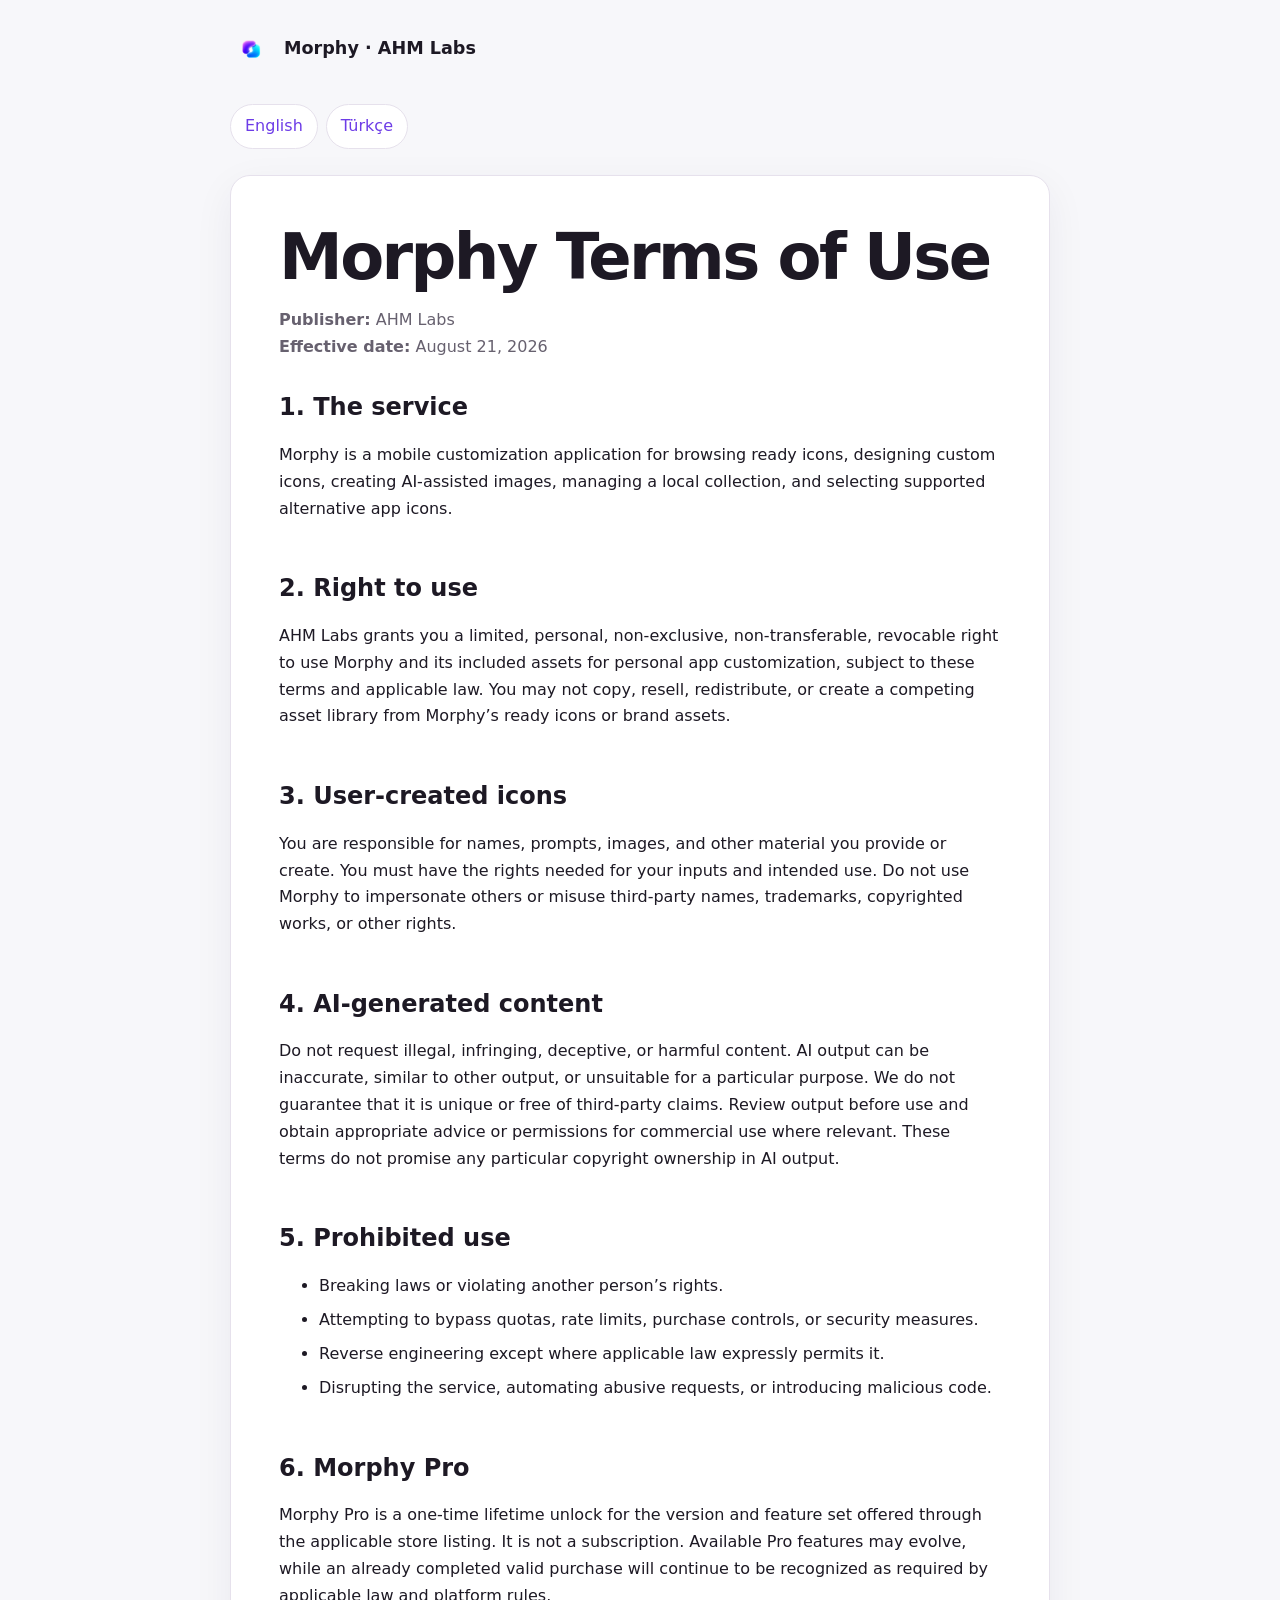
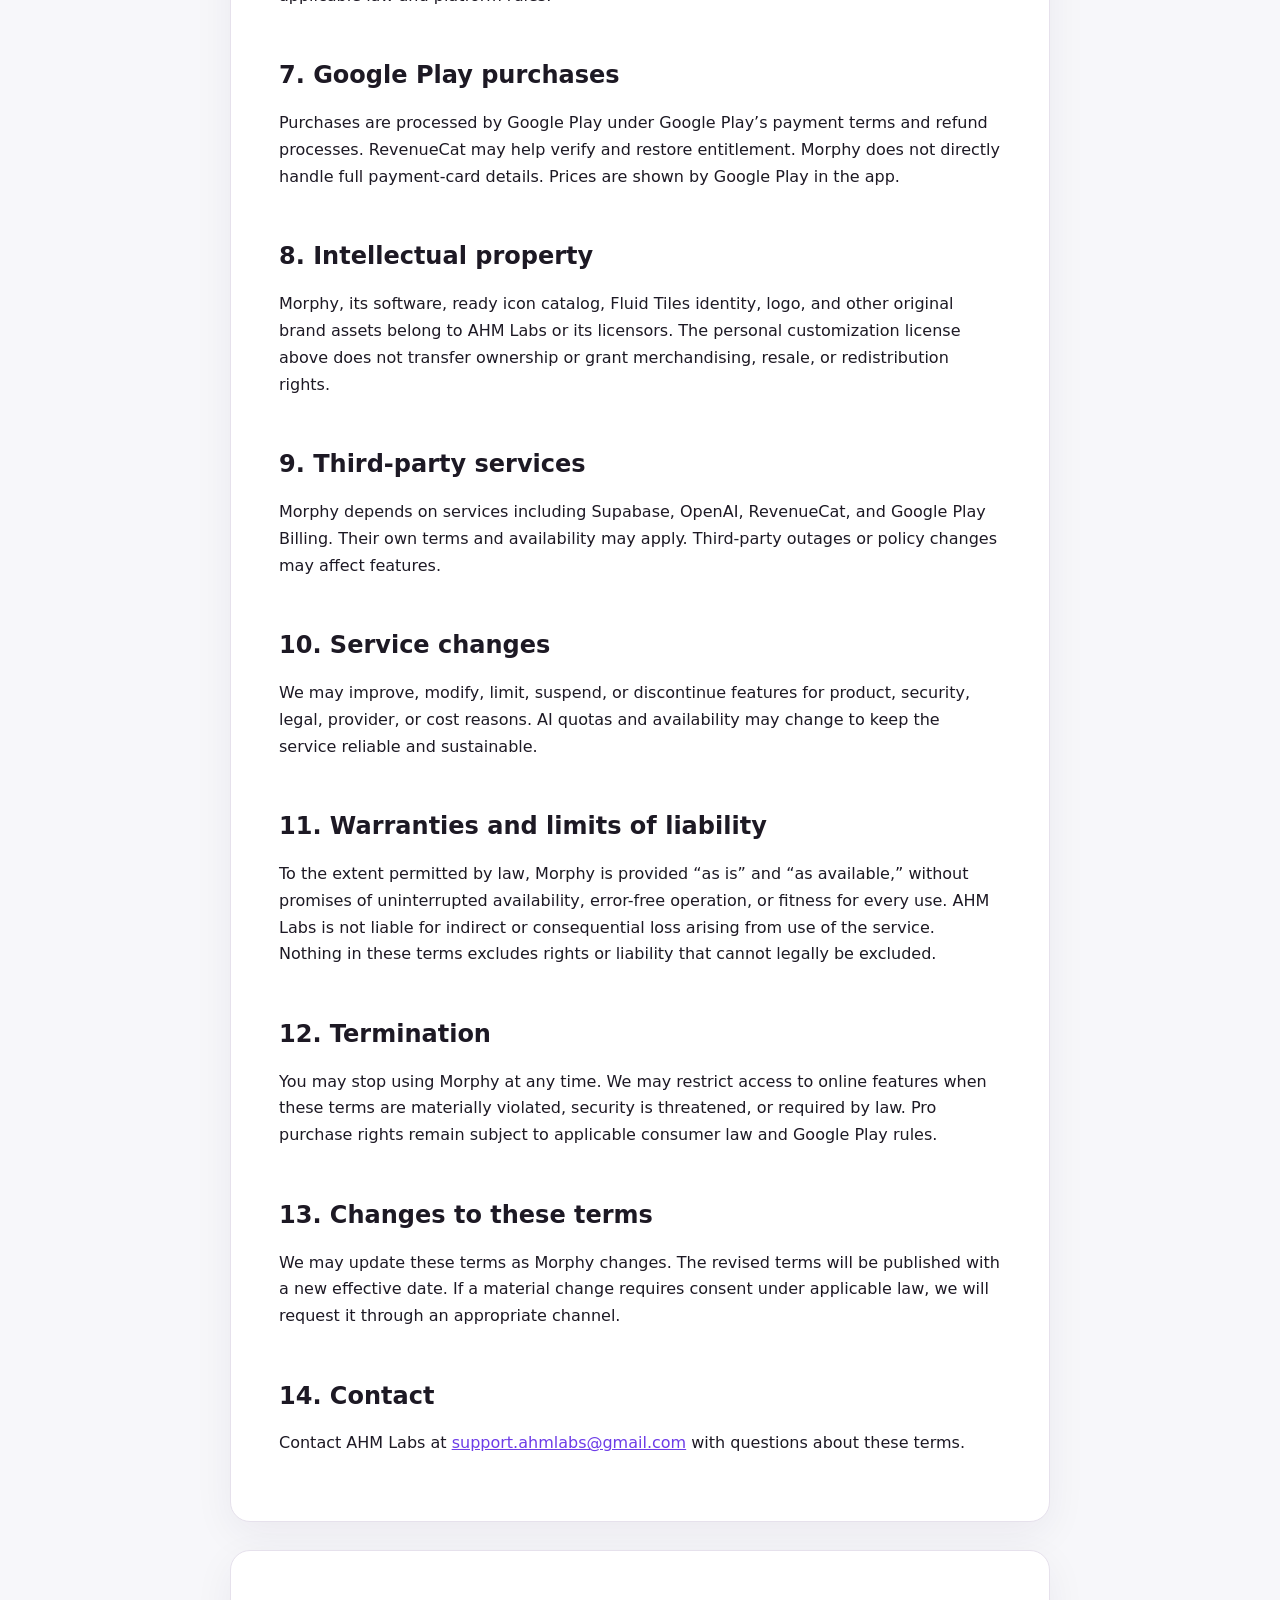
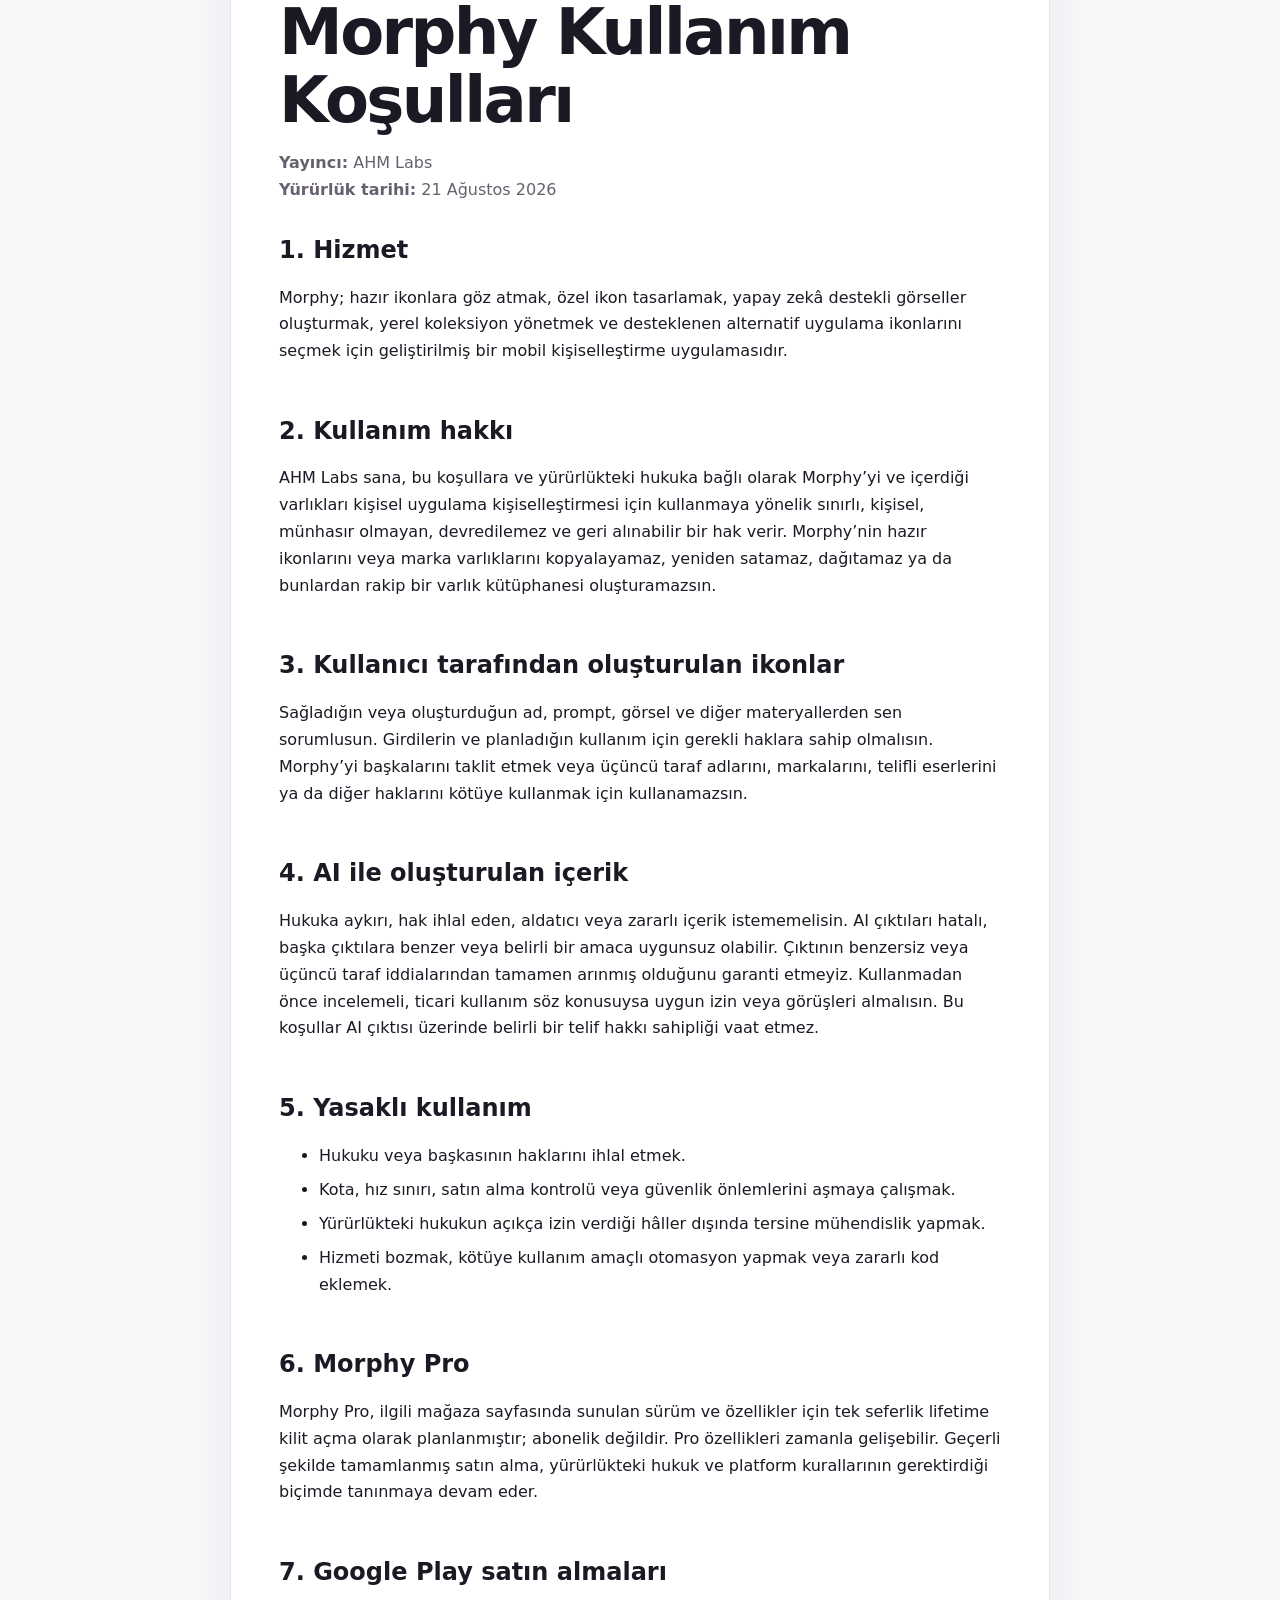
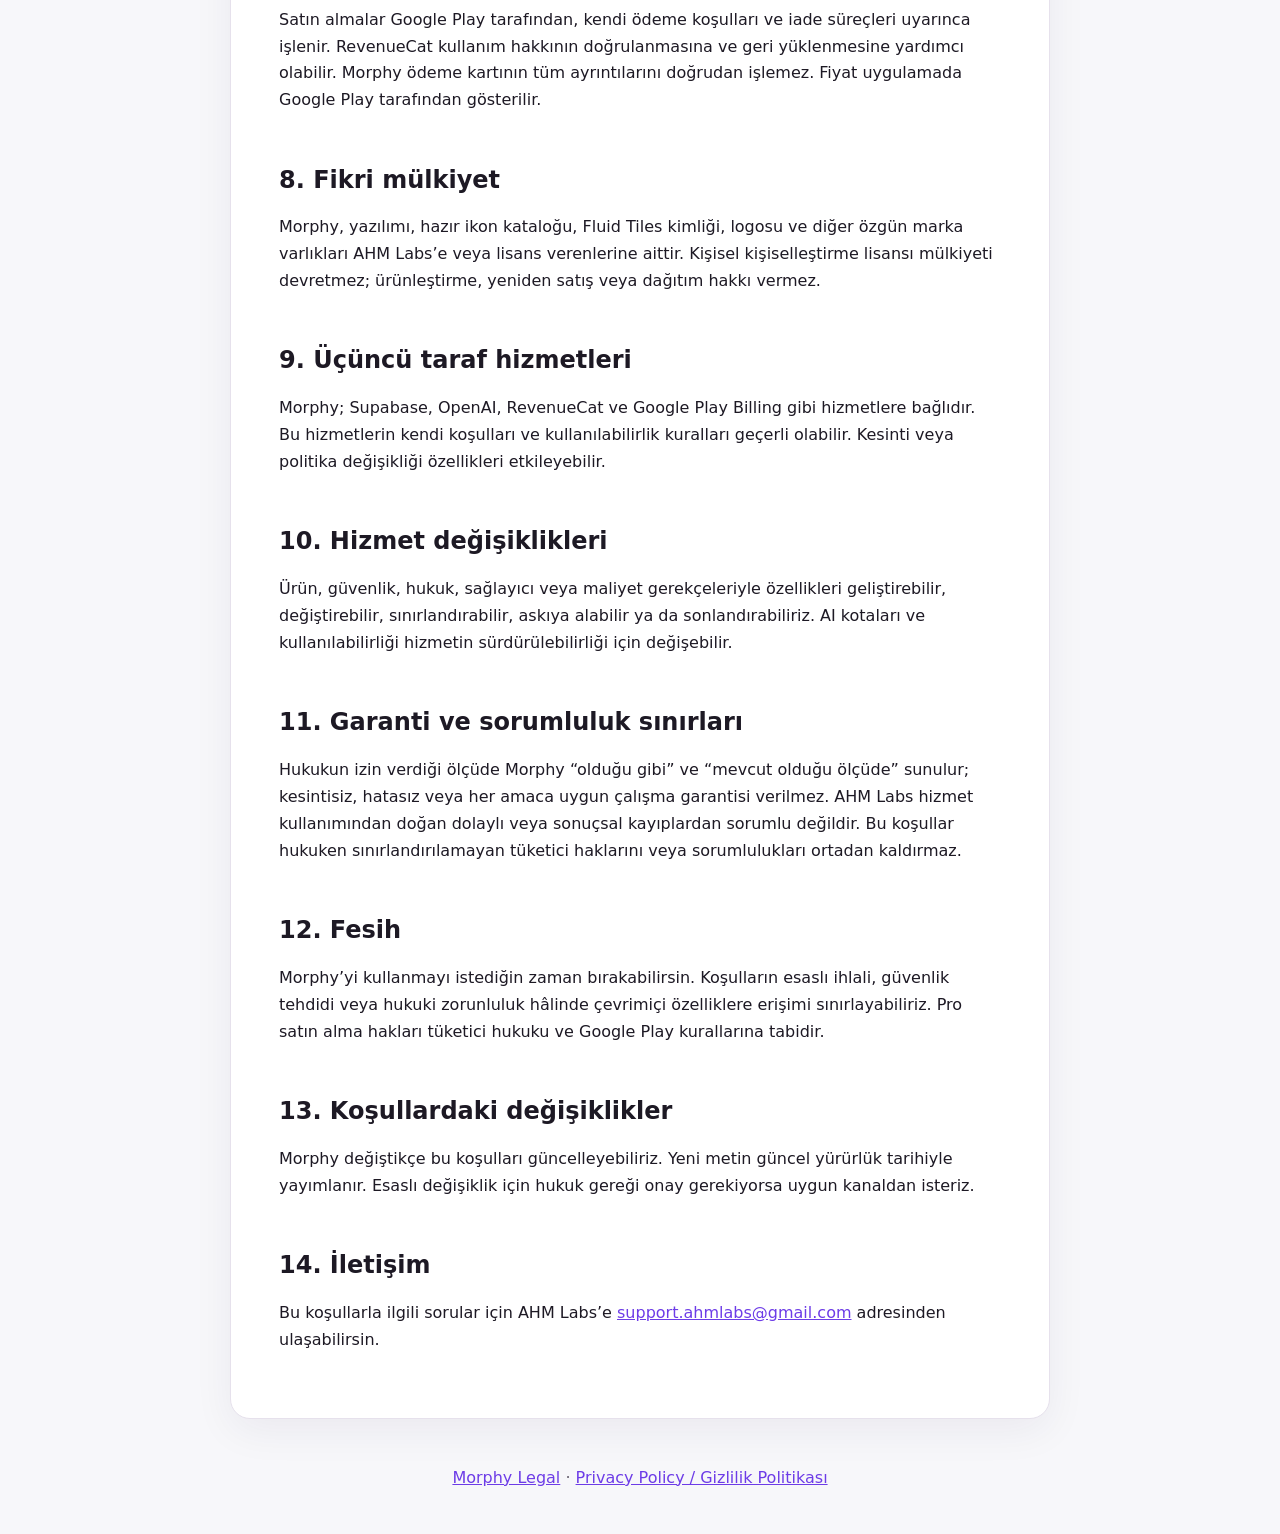
<file: terms.html>
<!doctype html>
<html lang="en">
<head>
  <meta charset="utf-8">
  <meta name="viewport" content="width=device-width, initial-scale=1">
  <meta name="description" content="Morphy Terms of Use in English and Turkish.">
  <title>Morphy Terms of Use · AHM Labs</title>
  <link rel="stylesheet" href="assets/styles.css">
</head>
<body>
  <header class="shell"><a class="brand" href="./"><img src="assets/morphy-logo.png" alt="Morphy logo">Morphy · AHM Labs</a></header>
  <main class="shell">
    <nav class="language-nav" aria-label="Language"><a href="#english" lang="en">English</a><a href="#turkce" lang="tr">Türkçe</a></nav>
    <article id="english" lang="en">
      <h1>Morphy Terms of Use</h1>
      <p class="meta"><strong>Publisher:</strong> AHM Labs<br><strong>Effective date:</strong> August 21, 2026</p>
      <h2>1. The service</h2><p>Morphy is a mobile customization application for browsing ready icons, designing custom icons, creating AI-assisted images, managing a local collection, and selecting supported alternative app icons.</p>
      <h2>2. Right to use</h2><p>AHM Labs grants you a limited, personal, non-exclusive, non-transferable, revocable right to use Morphy and its included assets for personal app customization, subject to these terms and applicable law. You may not copy, resell, redistribute, or create a competing asset library from Morphy’s ready icons or brand assets.</p>
      <h2>3. User-created icons</h2><p>You are responsible for names, prompts, images, and other material you provide or create. You must have the rights needed for your inputs and intended use. Do not use Morphy to impersonate others or misuse third-party names, trademarks, copyrighted works, or other rights.</p>
      <h2>4. AI-generated content</h2><p>Do not request illegal, infringing, deceptive, or harmful content. AI output can be inaccurate, similar to other output, or unsuitable for a particular purpose. We do not guarantee that it is unique or free of third-party claims. Review output before use and obtain appropriate advice or permissions for commercial use where relevant. These terms do not promise any particular copyright ownership in AI output.</p>
      <h2>5. Prohibited use</h2><ul><li>Breaking laws or violating another person’s rights.</li><li>Attempting to bypass quotas, rate limits, purchase controls, or security measures.</li><li>Reverse engineering except where applicable law expressly permits it.</li><li>Disrupting the service, automating abusive requests, or introducing malicious code.</li></ul>
      <h2>6. Morphy Pro</h2><p>Morphy Pro is a one-time lifetime unlock for the version and feature set offered through the applicable store listing. It is not a subscription. Available Pro features may evolve, while an already completed valid purchase will continue to be recognized as required by applicable law and platform rules.</p>
      <h2>7. Google Play purchases</h2><p>Purchases are processed by Google Play under Google Play’s payment terms and refund processes. RevenueCat may help verify and restore entitlement. Morphy does not directly handle full payment-card details. Prices are shown by Google Play in the app.</p>
      <h2>8. Intellectual property</h2><p>Morphy, its software, ready icon catalog, Fluid Tiles identity, logo, and other original brand assets belong to AHM Labs or its licensors. The personal customization license above does not transfer ownership or grant merchandising, resale, or redistribution rights.</p>
      <h2>9. Third-party services</h2><p>Morphy depends on services including Supabase, OpenAI, RevenueCat, and Google Play Billing. Their own terms and availability may apply. Third-party outages or policy changes may affect features.</p>
      <h2>10. Service changes</h2><p>We may improve, modify, limit, suspend, or discontinue features for product, security, legal, provider, or cost reasons. AI quotas and availability may change to keep the service reliable and sustainable.</p>
      <h2>11. Warranties and limits of liability</h2><p>To the extent permitted by law, Morphy is provided “as is” and “as available,” without promises of uninterrupted availability, error-free operation, or fitness for every use. AHM Labs is not liable for indirect or consequential loss arising from use of the service. Nothing in these terms excludes rights or liability that cannot legally be excluded.</p>
      <h2>12. Termination</h2><p>You may stop using Morphy at any time. We may restrict access to online features when these terms are materially violated, security is threatened, or required by law. Pro purchase rights remain subject to applicable consumer law and Google Play rules.</p>
      <h2>13. Changes to these terms</h2><p>We may update these terms as Morphy changes. The revised terms will be published with a new effective date. If a material change requires consent under applicable law, we will request it through an appropriate channel.</p>
      <h2>14. Contact</h2><p>Contact AHM Labs at <a href="mailto:support.ahmlabs@gmail.com">support.ahmlabs@gmail.com</a> with questions about these terms.</p>
    </article>
    <article id="turkce" lang="tr">
      <h1>Morphy Kullanım Koşulları</h1>
      <p class="meta"><strong>Yayıncı:</strong> AHM Labs<br><strong>Yürürlük tarihi:</strong> 21 Ağustos 2026</p>
      <h2>1. Hizmet</h2><p>Morphy; hazır ikonlara göz atmak, özel ikon tasarlamak, yapay zekâ destekli görseller oluşturmak, yerel koleksiyon yönetmek ve desteklenen alternatif uygulama ikonlarını seçmek için geliştirilmiş bir mobil kişiselleştirme uygulamasıdır.</p>
      <h2>2. Kullanım hakkı</h2><p>AHM Labs sana, bu koşullara ve yürürlükteki hukuka bağlı olarak Morphy’yi ve içerdiği varlıkları kişisel uygulama kişiselleştirmesi için kullanmaya yönelik sınırlı, kişisel, münhasır olmayan, devredilemez ve geri alınabilir bir hak verir. Morphy’nin hazır ikonlarını veya marka varlıklarını kopyalayamaz, yeniden satamaz, dağıtamaz ya da bunlardan rakip bir varlık kütüphanesi oluşturamazsın.</p>
      <h2>3. Kullanıcı tarafından oluşturulan ikonlar</h2><p>Sağladığın veya oluşturduğun ad, prompt, görsel ve diğer materyallerden sen sorumlusun. Girdilerin ve planladığın kullanım için gerekli haklara sahip olmalısın. Morphy’yi başkalarını taklit etmek veya üçüncü taraf adlarını, markalarını, telifli eserlerini ya da diğer haklarını kötüye kullanmak için kullanamazsın.</p>
      <h2>4. AI ile oluşturulan içerik</h2><p>Hukuka aykırı, hak ihlal eden, aldatıcı veya zararlı içerik istememelisin. AI çıktıları hatalı, başka çıktılara benzer veya belirli bir amaca uygunsuz olabilir. Çıktının benzersiz veya üçüncü taraf iddialarından tamamen arınmış olduğunu garanti etmeyiz. Kullanmadan önce incelemeli, ticari kullanım söz konusuysa uygun izin veya görüşleri almalısın. Bu koşullar AI çıktısı üzerinde belirli bir telif hakkı sahipliği vaat etmez.</p>
      <h2>5. Yasaklı kullanım</h2><ul><li>Hukuku veya başkasının haklarını ihlal etmek.</li><li>Kota, hız sınırı, satın alma kontrolü veya güvenlik önlemlerini aşmaya çalışmak.</li><li>Yürürlükteki hukukun açıkça izin verdiği hâller dışında tersine mühendislik yapmak.</li><li>Hizmeti bozmak, kötüye kullanım amaçlı otomasyon yapmak veya zararlı kod eklemek.</li></ul>
      <h2>6. Morphy Pro</h2><p>Morphy Pro, ilgili mağaza sayfasında sunulan sürüm ve özellikler için tek seferlik lifetime kilit açma olarak planlanmıştır; abonelik değildir. Pro özellikleri zamanla gelişebilir. Geçerli şekilde tamamlanmış satın alma, yürürlükteki hukuk ve platform kurallarının gerektirdiği biçimde tanınmaya devam eder.</p>
      <h2>7. Google Play satın almaları</h2><p>Satın almalar Google Play tarafından, kendi ödeme koşulları ve iade süreçleri uyarınca işlenir. RevenueCat kullanım hakkının doğrulanmasına ve geri yüklenmesine yardımcı olabilir. Morphy ödeme kartının tüm ayrıntılarını doğrudan işlemez. Fiyat uygulamada Google Play tarafından gösterilir.</p>
      <h2>8. Fikri mülkiyet</h2><p>Morphy, yazılımı, hazır ikon kataloğu, Fluid Tiles kimliği, logosu ve diğer özgün marka varlıkları AHM Labs’e veya lisans verenlerine aittir. Kişisel kişiselleştirme lisansı mülkiyeti devretmez; ürünleştirme, yeniden satış veya dağıtım hakkı vermez.</p>
      <h2>9. Üçüncü taraf hizmetleri</h2><p>Morphy; Supabase, OpenAI, RevenueCat ve Google Play Billing gibi hizmetlere bağlıdır. Bu hizmetlerin kendi koşulları ve kullanılabilirlik kuralları geçerli olabilir. Kesinti veya politika değişikliği özellikleri etkileyebilir.</p>
      <h2>10. Hizmet değişiklikleri</h2><p>Ürün, güvenlik, hukuk, sağlayıcı veya maliyet gerekçeleriyle özellikleri geliştirebilir, değiştirebilir, sınırlandırabilir, askıya alabilir ya da sonlandırabiliriz. AI kotaları ve kullanılabilirliği hizmetin sürdürülebilirliği için değişebilir.</p>
      <h2>11. Garanti ve sorumluluk sınırları</h2><p>Hukukun izin verdiği ölçüde Morphy “olduğu gibi” ve “mevcut olduğu ölçüde” sunulur; kesintisiz, hatasız veya her amaca uygun çalışma garantisi verilmez. AHM Labs hizmet kullanımından doğan dolaylı veya sonuçsal kayıplardan sorumlu değildir. Bu koşullar hukuken sınırlandırılamayan tüketici haklarını veya sorumlulukları ortadan kaldırmaz.</p>
      <h2>12. Fesih</h2><p>Morphy’yi kullanmayı istediğin zaman bırakabilirsin. Koşulların esaslı ihlali, güvenlik tehdidi veya hukuki zorunluluk hâlinde çevrimiçi özelliklere erişimi sınırlayabiliriz. Pro satın alma hakları tüketici hukuku ve Google Play kurallarına tabidir.</p>
      <h2>13. Koşullardaki değişiklikler</h2><p>Morphy değiştikçe bu koşulları güncelleyebiliriz. Yeni metin güncel yürürlük tarihiyle yayımlanır. Esaslı değişiklik için hukuk gereği onay gerekiyorsa uygun kanaldan isteriz.</p>
      <h2>14. İletişim</h2><p>Bu koşullarla ilgili sorular için AHM Labs’e <a href="mailto:support.ahmlabs@gmail.com">support.ahmlabs@gmail.com</a> adresinden ulaşabilirsin.</p>
    </article>
  </main>
  <footer class="shell"><a href="./">Morphy Legal</a> · <a href="privacy.html">Privacy Policy / Gizlilik Politikası</a></footer>
</body>
</html>
</file>
<file: assets/styles.css>
:root { color-scheme: light dark; --bg: #f7f7fa; --surface: #fff; --text: #1d1924; --muted: #67616f; --primary: #6d3ce7; --border: #e6e1ec; }
* { box-sizing: border-box; }
html { scroll-behavior: smooth; }
body { margin: 0; background: var(--bg); color: var(--text); font: 16px/1.68 system-ui, -apple-system, BlinkMacSystemFont, "Segoe UI", sans-serif; }
a { color: var(--primary); }
.shell { width: min(100% - 32px, 820px); margin: 0 auto; }
header { padding: 28px 0 16px; }
.brand { display: flex; align-items: center; gap: 12px; color: var(--text); font-size: 1.1rem; font-weight: 800; text-decoration: none; }
.brand img { width: 42px; height: 42px; border-radius: 11px; }
.hero { padding: 48px 0 32px; }
h1 { margin: 0; font-size: clamp(2.15rem, 7vw, 4rem); line-height: 1.05; letter-spacing: -.04em; }
.lead { max-width: 620px; color: var(--muted); font-size: 1.1rem; }
.cards { display: grid; gap: 16px; grid-template-columns: repeat(auto-fit, minmax(240px, 1fr)); padding-bottom: 56px; }
.card, article { background: var(--surface); border: 1px solid var(--border); border-radius: 20px; box-shadow: 0 12px 40px rgba(37, 23, 60, .06); }
.card { padding: 24px; color: var(--text); text-decoration: none; }
.card:hover { border-color: var(--primary); transform: translateY(-2px); }
.card h2 { margin-top: 0; }
.card p, .meta { color: var(--muted); }
.language-nav { display: flex; flex-wrap: wrap; gap: 8px; margin: 18px 0 26px; }
.language-nav a { border: 1px solid var(--border); border-radius: 999px; padding: 8px 14px; background: var(--surface); text-decoration: none; }
article { margin-bottom: 28px; padding: clamp(22px, 5vw, 48px); }
article h2 { margin-top: 2.1em; line-height: 1.25; }
article h2:first-of-type { margin-top: 1.3em; }
article li + li { margin-top: .45em; }
.notice { border-left: 4px solid var(--primary); padding: 12px 16px; background: color-mix(in srgb, var(--primary) 8%, var(--surface)); }
footer { color: var(--muted); padding: 18px 0 42px; text-align: center; }
@media (prefers-color-scheme: dark) { :root { --bg: #15131a; --surface: #211d28; --text: #f5f1fa; --muted: #b8afc2; --border: #3b3445; } }
@media print { .language-nav, header, footer { display: none; } article { border: 0; box-shadow: none; } }
</file>
